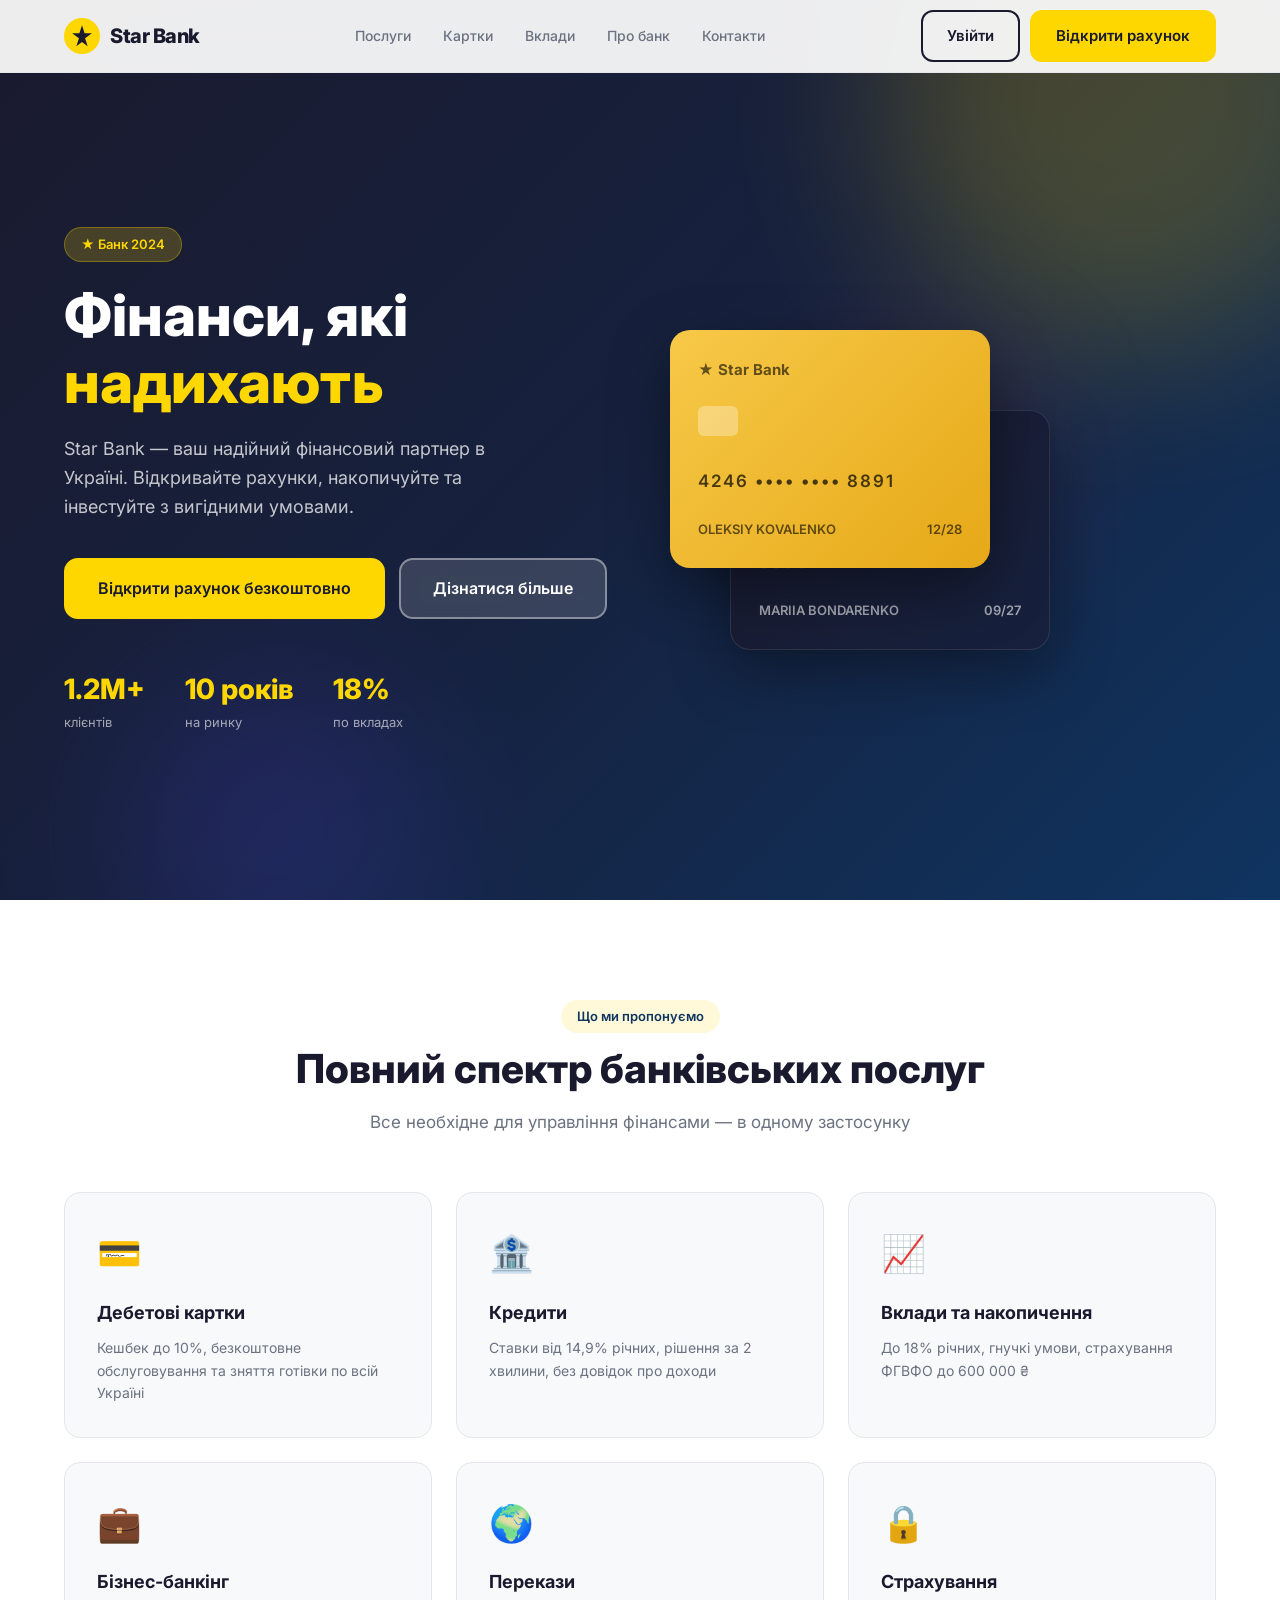
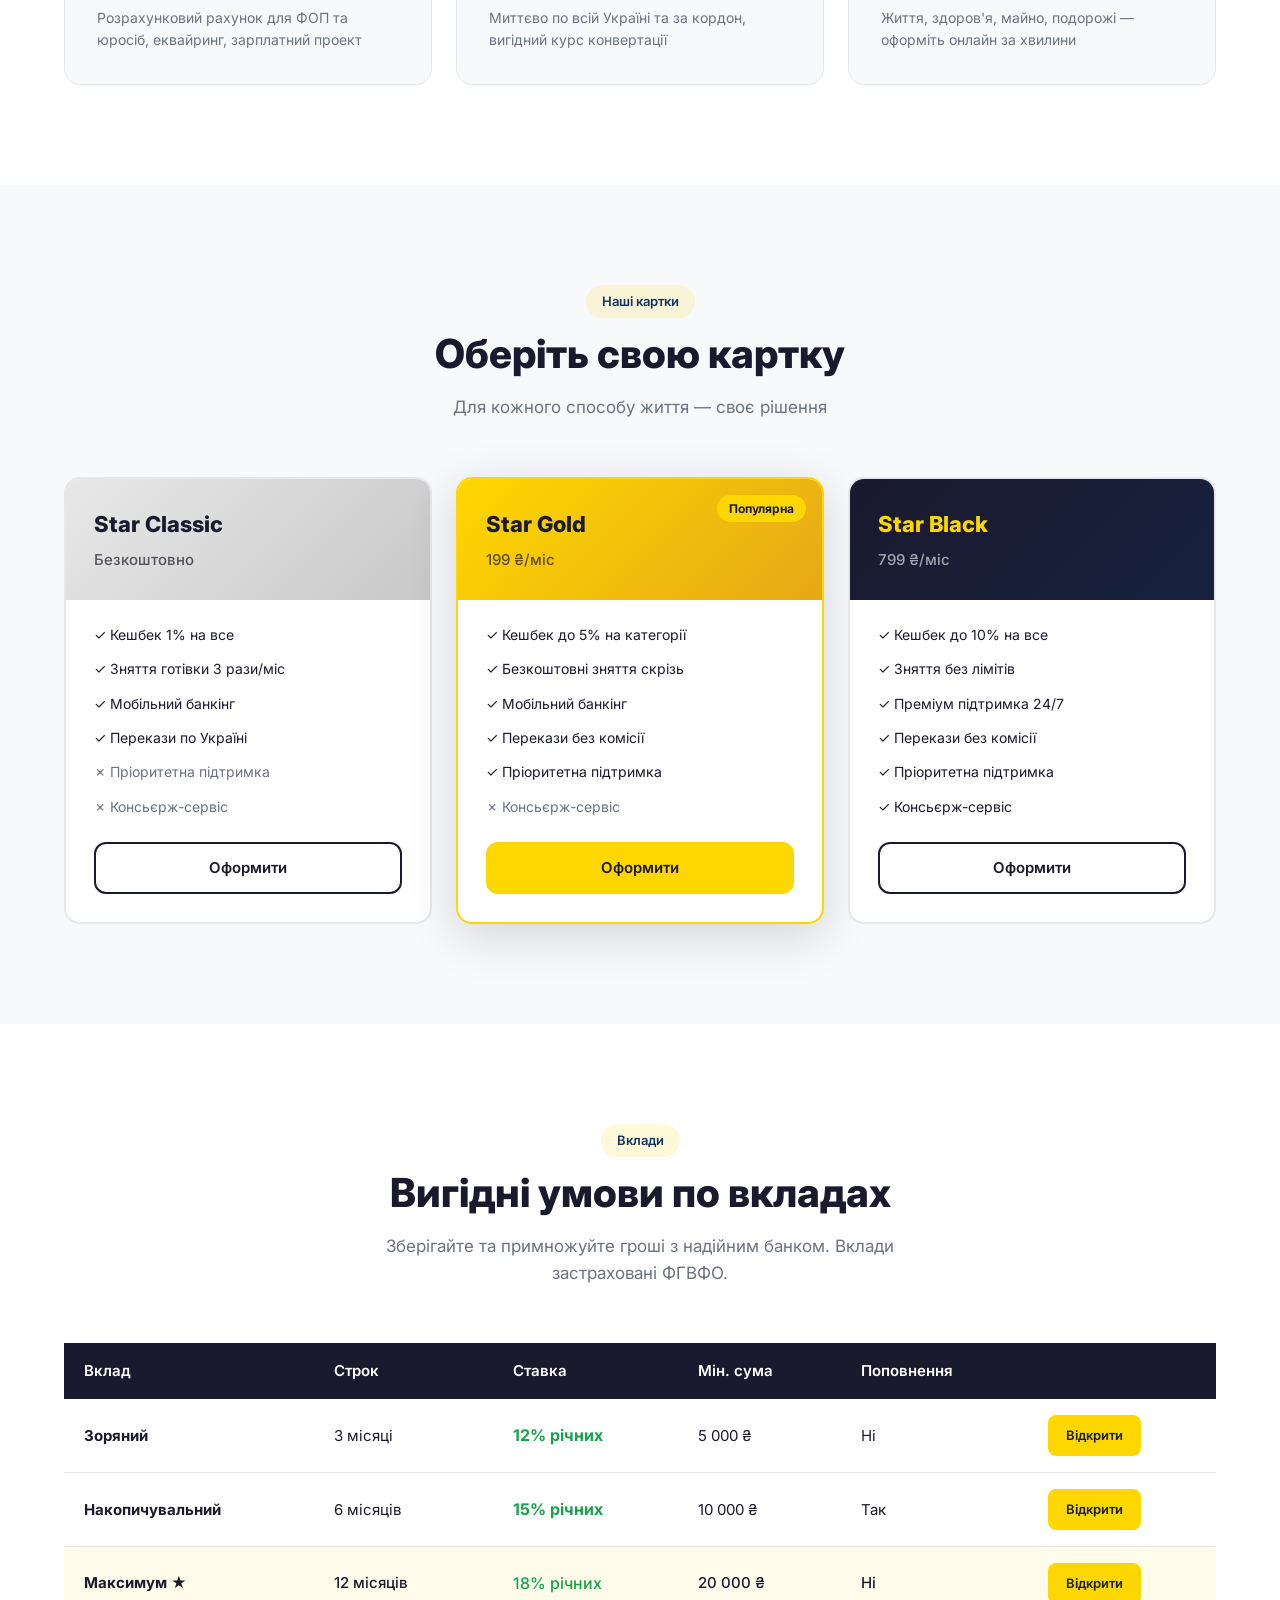
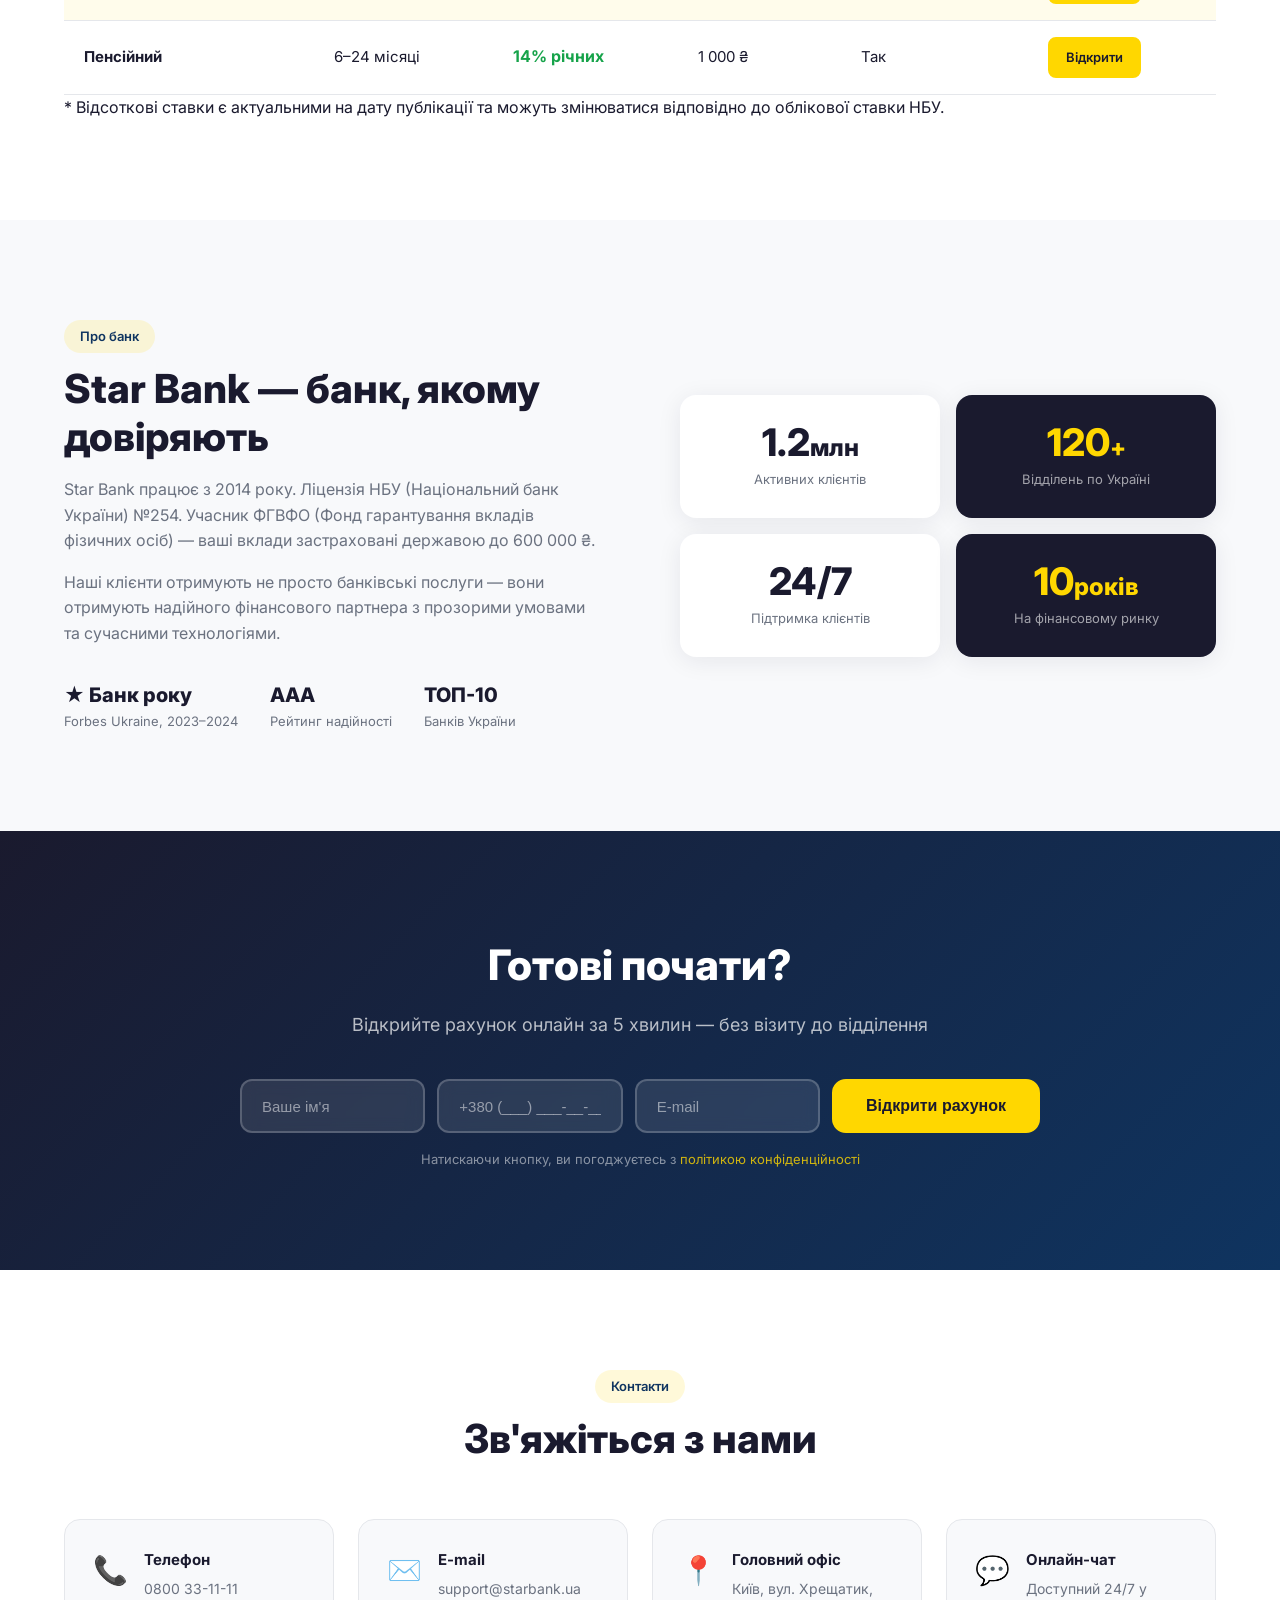
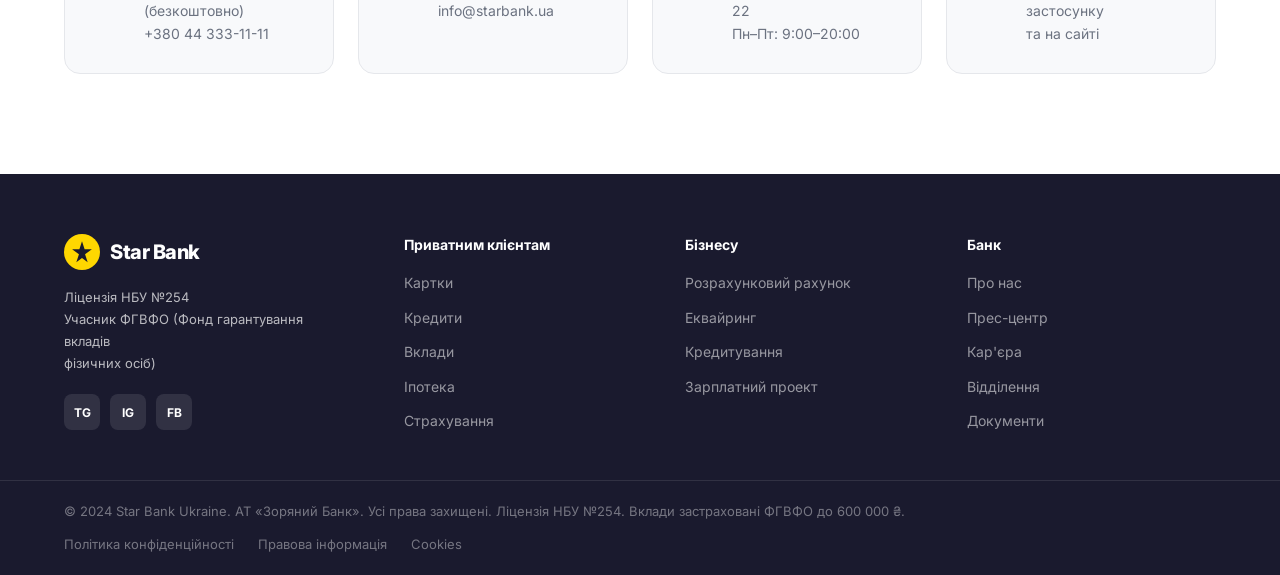
<file: star-bank/index.html>
<!DOCTYPE html>
<html lang="uk">
<head>
  <meta charset="UTF-8" />
  <meta name="viewport" content="width=device-width, initial-scale=1.0" />
  <title>Star Bank Ukraine — Ваш надійний фінансовий партнер</title>
  <meta name="description" content="Star Bank Ukraine — відкривайте рахунки, накопичуйте та інвестуйте з вигідними умовами. Ліцензія НБУ. Учасник ФГВФО." />
  <link rel="stylesheet" href="style.css" />
  <link rel="preconnect" href="https://fonts.googleapis.com" />
  <link href="https://fonts.googleapis.com/css2?family=Inter:wght@300;400;500;600;700;800&display=swap" rel="stylesheet" />
</head>
<body>

  <!-- HEADER -->
  <header class="header" id="header">
    <div class="container header__inner">
      <a href="index.html" class="logo">
        <svg class="logo__icon" viewBox="0 0 40 40" fill="none" xmlns="http://www.w3.org/2000/svg">
          <circle cx="20" cy="20" r="20" fill="#FFD700"/>
          <path d="M20 8l2.9 8.9H31l-7.6 5.5 2.9 8.9L20 26.8l-6.3 4.5 2.9-8.9L9 16.9h8.1L20 8z" fill="#1A1A2E"/>
        </svg>
        <span class="logo__text">Star Bank</span>
      </a>
      <nav class="nav" id="nav">
        <a href="#services" class="nav__link">Послуги</a>
        <a href="#cards" class="nav__link">Картки</a>
        <a href="#rates" class="nav__link">Вклади</a>
        <a href="#about" class="nav__link">Про банк</a>
        <a href="#contacts" class="nav__link">Контакти</a>
      </nav>
      <div class="header__actions">
        <a href="login.html" class="btn btn--outline">Увійти</a>
        <a href="register.html" class="btn btn--primary">Відкрити рахунок</a>
      </div>
      <button class="burger" id="burger" aria-label="Меню">
        <span></span><span></span><span></span>
      </button>
    </div>
  </header>

  <!-- HERO -->
  <section class="hero">
    <div class="container hero__inner">
      <div class="hero__content">
        <span class="hero__badge">★ Банк 2024</span>
        <h1 class="hero__title">Фінанси, які <span class="highlight">надихають</span></h1>
        <p class="hero__desc">Star Bank — ваш надійний фінансовий партнер в Україні. Відкривайте рахунки, накопичуйте та інвестуйте з вигідними умовами.</p>
        <div class="hero__btns">
          <a href="register.html" class="btn btn--primary btn--lg">Відкрити рахунок безкоштовно</a>
          <a href="#services" class="btn btn--ghost btn--lg">Дізнатися більше</a>
        </div>
        <div class="hero__stats">
          <div class="stat"><span class="stat__num">1.2M+</span><span class="stat__label">клієнтів</span></div>
          <div class="stat"><span class="stat__num">10 років</span><span class="stat__label">на ринку</span></div>
          <div class="stat"><span class="stat__num">18%</span><span class="stat__label">по вкладах</span></div>
        </div>
      </div>
      <div class="hero__visual">
        <div class="card-mock card-mock--gold">
          <div class="card-mock__logo">★ Star Bank</div>
          <div class="card-mock__chip"></div>
          <div class="card-mock__number">4246 •••• •••• 8891</div>
          <div class="card-mock__footer">
            <span>OLEKSIY KOVALENKO</span>
            <span>12/28</span>
          </div>
        </div>
        <div class="card-mock card-mock--dark">
          <div class="card-mock__logo">★ Star Bank</div>
          <div class="card-mock__chip"></div>
          <div class="card-mock__number">5500 •••• •••• 2277</div>
          <div class="card-mock__footer">
            <span>MARIIA BONDARENKO</span>
            <span>09/27</span>
          </div>
        </div>
      </div>
    </div>
    <div class="hero__bg-orbs">
      <div class="orb orb--1"></div>
      <div class="orb orb--2"></div>
      <div class="orb orb--3"></div>
    </div>
  </section>

  <!-- SERVICES -->
  <section class="services" id="services">
    <div class="container">
      <div class="section-head">
        <span class="section-badge">Що ми пропонуємо</span>
        <h2 class="section-title">Повний спектр банківських послуг</h2>
        <p class="section-desc">Все необхідне для управління фінансами — в одному застосунку</p>
      </div>
      <div class="services__grid">
        <div class="service-card">
          <div class="service-card__icon">💳</div>
          <h3>Дебетові картки</h3>
          <p>Кешбек до 10%, безкоштовне обслуговування та зняття готівки по всій Україні</p>
        </div>
        <div class="service-card">
          <div class="service-card__icon">🏦</div>
          <h3>Кредити</h3>
          <p>Ставки від 14,9% річних, рішення за 2 хвилини, без довідок про доходи</p>
        </div>
        <div class="service-card">
          <div class="service-card__icon">📈</div>
          <h3>Вклади та накопичення</h3>
          <p>До 18% річних, гнучкі умови, страхування ФГВФО до 600 000 ₴</p>
        </div>
        <div class="service-card">
          <div class="service-card__icon">💼</div>
          <h3>Бізнес-банкінг</h3>
          <p>Розрахунковий рахунок для ФОП та юросіб, еквайринг, зарплатний проект</p>
        </div>
        <div class="service-card">
          <div class="service-card__icon">🌍</div>
          <h3>Перекази</h3>
          <p>Миттєво по всій Україні та за кордон, вигідний курс конвертації</p>
        </div>
        <div class="service-card">
          <div class="service-card__icon">🔒</div>
          <h3>Страхування</h3>
          <p>Життя, здоров'я, майно, подорожі — оформіть онлайн за хвилини</p>
        </div>
      </div>
    </div>
  </section>

  <!-- CARDS SECTION -->
  <section class="cards-section" id="cards">
    <div class="container">
      <div class="section-head">
        <span class="section-badge">Наші картки</span>
        <h2 class="section-title">Оберіть свою картку</h2>
        <p class="section-desc">Для кожного способу життя — своє рішення</p>
      </div>
      <div class="cards-section__grid">

        <div class="product-card">
          <div class="product-card__top product-card__top--silver">
            <div class="product-card__name">Star Classic</div>
            <div class="product-card__price">Безкоштовно</div>
          </div>
          <ul class="product-card__features">
            <li>✓ Кешбек 1% на все</li>
            <li>✓ Зняття готівки 3 рази/міс</li>
            <li>✓ Мобільний банкінг</li>
            <li>✓ Перекази по Україні</li>
            <li class="muted">✗ Пріоритетна підтримка</li>
            <li class="muted">✗ Консьєрж-сервіс</li>
          </ul>
          <a href="register.html" class="btn btn--outline btn--full">Оформити</a>
        </div>

        <div class="product-card product-card--featured">
          <div class="product-card__badge">Популярна</div>
          <div class="product-card__top product-card__top--gold">
            <div class="product-card__name">Star Gold</div>
            <div class="product-card__price">199 ₴/міс</div>
          </div>
          <ul class="product-card__features">
            <li>✓ Кешбек до 5% на категорії</li>
            <li>✓ Безкоштовні зняття скрізь</li>
            <li>✓ Мобільний банкінг</li>
            <li>✓ Перекази без комісії</li>
            <li>✓ Пріоритетна підтримка</li>
            <li class="muted">✗ Консьєрж-сервіс</li>
          </ul>
          <a href="register.html" class="btn btn--primary btn--full">Оформити</a>
        </div>

        <div class="product-card">
          <div class="product-card__top product-card__top--black">
            <div class="product-card__name">Star Black</div>
            <div class="product-card__price">799 ₴/міс</div>
          </div>
          <ul class="product-card__features">
            <li>✓ Кешбек до 10% на все</li>
            <li>✓ Зняття без лімітів</li>
            <li>✓ Преміум підтримка 24/7</li>
            <li>✓ Перекази без комісії</li>
            <li>✓ Пріоритетна підтримка</li>
            <li>✓ Консьєрж-сервіс</li>
          </ul>
          <a href="register.html" class="btn btn--outline btn--full">Оформити</a>
        </div>

      </div>
    </div>
  </section>

  <!-- RATES -->
  <section class="rates" id="rates">
    <div class="container">
      <div class="section-head">
        <span class="section-badge">Вклади</span>
        <h2 class="section-title">Вигідні умови по вкладах</h2>
        <p class="section-desc">Зберігайте та примножуйте гроші з надійним банком. Вклади застраховані ФГВФО.</p>
      </div>
      <div class="rates__table-wrap">
        <table class="rates__table">
          <thead>
            <tr>
              <th>Вклад</th>
              <th>Строк</th>
              <th>Ставка</th>
              <th>Мін. сума</th>
              <th>Поповнення</th>
              <th></th>
            </tr>
          </thead>
          <tbody>
            <tr>
              <td><strong>Зоряний</strong></td>
              <td>3 місяці</td>
              <td class="rate-highlight">12% річних</td>
              <td>5 000 ₴</td>
              <td>Ні</td>
              <td><a href="register.html" class="btn btn--sm btn--primary">Відкрити</a></td>
            </tr>
            <tr>
              <td><strong>Накопичувальний</strong></td>
              <td>6 місяців</td>
              <td class="rate-highlight">15% річних</td>
              <td>10 000 ₴</td>
              <td>Так</td>
              <td><a href="register.html" class="btn btn--sm btn--primary">Відкрити</a></td>
            </tr>
            <tr class="rates__row--featured">
              <td><strong>Максимум ★</strong></td>
              <td>12 місяців</td>
              <td class="rate-highlight">18% річних</td>
              <td>20 000 ₴</td>
              <td>Ні</td>
              <td><a href="register.html" class="btn btn--sm btn--primary">Відкрити</a></td>
            </tr>
            <tr>
              <td><strong>Пенсійний</strong></td>
              <td>6–24 місяці</td>
              <td class="rate-highlight">14% річних</td>
              <td>1 000 ₴</td>
              <td>Так</td>
              <td><a href="register.html" class="btn btn--sm btn--primary">Відкрити</a></td>
            </tr>
          </tbody>
        </table>
      </div>
      <p class="rates__note">* Відсоткові ставки є актуальними на дату публікації та можуть змінюватися відповідно до облікової ставки НБУ.</p>
    </div>
  </section>

  <!-- ABOUT -->
  <section class="about" id="about">
    <div class="container about__inner">
      <div class="about__content">
        <span class="section-badge">Про банк</span>
        <h2 class="section-title">Star Bank — банк, якому довіряють</h2>
        <p>Star Bank працює з 2014 року. Ліцензія НБУ (Національний банк України) №254. Учасник ФГВФО (Фонд гарантування вкладів фізичних осіб) — ваші вклади застраховані державою до 600 000 ₴.</p>
        <p>Наші клієнти отримують не просто банківські послуги — вони отримують надійного фінансового партнера з прозорими умовами та сучасними технологіями.</p>
        <div class="about__achievements">
          <div class="achievement">
            <span class="achievement__num">★ Банк року</span>
            <span class="achievement__desc">Forbes Ukraine, 2023–2024</span>
          </div>
          <div class="achievement">
            <span class="achievement__num">AAА</span>
            <span class="achievement__desc">Рейтинг надійності</span>
          </div>
          <div class="achievement">
            <span class="achievement__num">ТОП-10</span>
            <span class="achievement__desc">Банків України</span>
          </div>
        </div>
      </div>
      <div class="about__img-wrap">
        <div class="about__img-card">
          <div class="about__number">1.2<span>млн</span></div>
          <div class="about__number-label">Активних клієнтів</div>
        </div>
        <div class="about__img-card about__img-card--accent">
          <div class="about__number">120<span>+</span></div>
          <div class="about__number-label">Відділень по Україні</div>
        </div>
        <div class="about__img-card">
          <div class="about__number">24/7</div>
          <div class="about__number-label">Підтримка клієнтів</div>
        </div>
        <div class="about__img-card about__img-card--accent">
          <div class="about__number">10<span>років</span></div>
          <div class="about__number-label">На фінансовому ринку</div>
        </div>
      </div>
    </div>
  </section>

  <!-- CTA FORM -->
  <section class="cta" id="open">
    <div class="container cta__inner">
      <div class="cta__content">
        <h2>Готові почати?</h2>
        <p>Відкрийте рахунок онлайн за 5 хвилин — без візиту до відділення</p>
      </div>
      <form class="cta__form" onsubmit="handleForm(event)">
        <input type="text" placeholder="Ваше ім'я" required />
        <input type="tel" id="cta-phone" placeholder="+380 (___) ___-__-__" required />
        <input type="email" placeholder="E-mail" required />
        <button type="submit" class="btn btn--primary btn--lg">Відкрити рахунок</button>
      </form>
      <p class="cta__note">Натискаючи кнопку, ви погоджуєтесь з <a href="#">політикою конфіденційності</a></p>
    </div>
  </section>

  <!-- CONTACTS -->
  <section class="contacts" id="contacts">
    <div class="container contacts__inner">
      <div class="section-head">
        <span class="section-badge">Контакти</span>
        <h2 class="section-title">Зв'яжіться з нами</h2>
      </div>
      <div class="contacts__grid">
        <div class="contact-item">
          <div class="contact-item__icon">📞</div>
          <div>
            <strong>Телефон</strong>
            <p>0800 33-11-11 (безкоштовно)</p>
            <p>+380 44 333-11-11</p>
          </div>
        </div>
        <div class="contact-item">
          <div class="contact-item__icon">✉️</div>
          <div>
            <strong>E-mail</strong>
            <p>support@starbank.ua</p>
            <p>info@starbank.ua</p>
          </div>
        </div>
        <div class="contact-item">
          <div class="contact-item__icon">📍</div>
          <div>
            <strong>Головний офіс</strong>
            <p>Київ, вул. Хрещатик, 22</p>
            <p>Пн–Пт: 9:00–20:00</p>
          </div>
        </div>
        <div class="contact-item">
          <div class="contact-item__icon">💬</div>
          <div>
            <strong>Онлайн-чат</strong>
            <p>Доступний 24/7 у застосунку</p>
            <p>та на сайті</p>
          </div>
        </div>
      </div>
    </div>
  </section>

  <!-- FOOTER -->
  <footer class="footer">
    <div class="container footer__inner">
      <div class="footer__brand">
        <a href="index.html" class="logo">
          <svg class="logo__icon" viewBox="0 0 40 40" fill="none" xmlns="http://www.w3.org/2000/svg">
            <circle cx="20" cy="20" r="20" fill="#FFD700"/>
            <path d="M20 8l2.9 8.9H31l-7.6 5.5 2.9 8.9L20 26.8l-6.3 4.5 2.9-8.9L9 16.9h8.1L20 8z" fill="#1A1A2E"/>
          </svg>
          <span class="logo__text">Star Bank</span>
        </a>
        <p>Ліцензія НБУ №254<br/>Учасник ФГВФО (Фонд гарантування вкладів<br/>фізичних осіб)</p>
        <div class="footer__socials">
          <a href="#" aria-label="Telegram">TG</a>
          <a href="#" aria-label="Instagram">IG</a>
          <a href="#" aria-label="Facebook">FB</a>
        </div>
      </div>
      <div class="footer__links">
        <div class="footer__col">
          <strong>Приватним клієнтам</strong>
          <a href="#cards">Картки</a>
          <a href="#">Кредити</a>
          <a href="#rates">Вклади</a>
          <a href="#">Іпотека</a>
          <a href="#">Страхування</a>
        </div>
        <div class="footer__col">
          <strong>Бізнесу</strong>
          <a href="#">Розрахунковий рахунок</a>
          <a href="#">Еквайринг</a>
          <a href="#">Кредитування</a>
          <a href="#">Зарплатний проект</a>
        </div>
        <div class="footer__col">
          <strong>Банк</strong>
          <a href="#about">Про нас</a>
          <a href="#">Прес-центр</a>
          <a href="#">Кар'єра</a>
          <a href="#">Відділення</a>
          <a href="#">Документи</a>
        </div>
      </div>
    </div>
    <div class="footer__bottom">
      <div class="container">
        <span>© 2024 Star Bank Ukraine. АТ «Зоряний Банк». Усі права захищені. Ліцензія НБУ №254. Вклади застраховані ФГВФО до 600 000 ₴.</span>
        <div class="footer__bottom-links">
          <a href="#">Політика конфіденційності</a>
          <a href="#">Правова інформація</a>
          <a href="#">Cookies</a>
        </div>
      </div>
    </div>
  </footer>

  <!-- SUCCESS MODAL -->
  <div class="modal" id="modal">
    <div class="modal__box">
      <div class="modal__icon">⭐</div>
      <h3>Заявку прийнято!</h3>
      <p>Наш спеціаліст зв'яжеться з вами протягом 15 хвилин</p>
      <button class="btn btn--primary" onclick="closeModal()">Чудово!</button>
    </div>
  </div>

  <script src="script.js"></script>
</body>
</html>
</file>
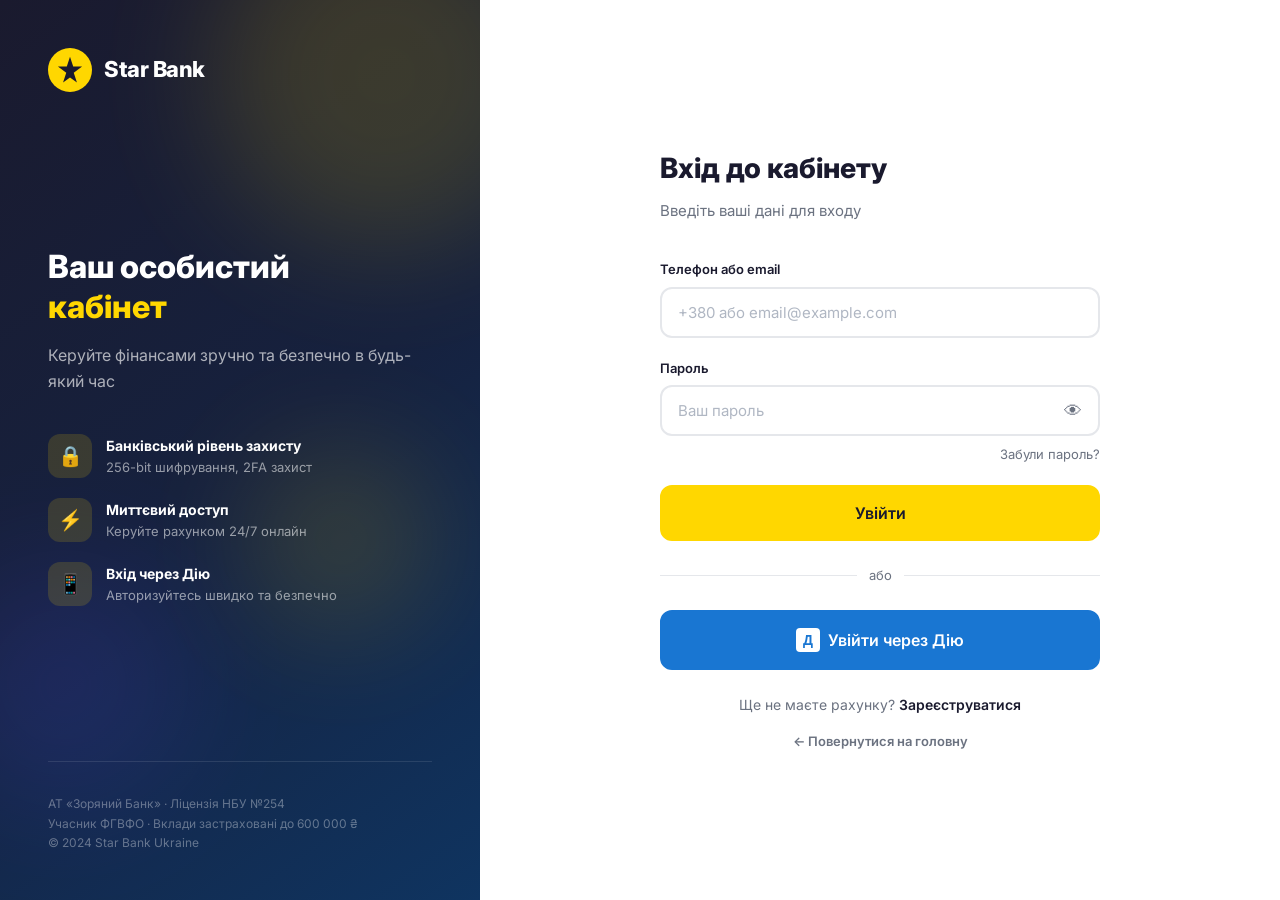
<file: star-bank/cabinet.html>
<!DOCTYPE html>
<html lang="uk">
<head>
  <meta charset="UTF-8" />
  <meta name="viewport" content="width=device-width, initial-scale=1.0" />
  <title>Особистий кабінет — Star Bank Ukraine</title>
  <link rel="stylesheet" href="cabinet.css" />
  <link rel="preconnect" href="https://fonts.googleapis.com" />
  <link href="https://fonts.googleapis.com/css2?family=Inter:wght@300;400;500;600;700;800&display=swap" rel="stylesheet" />
</head>
<body>

<!-- SIDEBAR OVERLAY (mobile) -->
<div class="sidebar-overlay" id="sidebar-overlay"></div>

<div class="cabinet-layout">

  <!-- ===== SIDEBAR ===== -->
  <aside class="sidebar" id="sidebar">

    <div class="sidebar__header">
      <a href="index.html" class="sidebar__logo">
        <svg class="sidebar__logo-icon" viewBox="0 0 36 36" fill="none" xmlns="http://www.w3.org/2000/svg">
          <circle cx="18" cy="18" r="18" fill="#FFD700"/>
          <path d="M18 7l2.6 8H28l-6.8 5 2.6 8-6.8-5-6.8 5 2.6-8L5 15h7.4L18 7z" fill="#1A1A2E"/>
        </svg>
        <span class="sidebar__logo-text">Star Bank</span>
      </a>

      <div class="sidebar__user">
        <div class="sidebar__avatar" data-user-initials>КО</div>
        <div class="sidebar__user-info">
          <div class="sidebar__user-name" data-user-fullname>Коваленко Олексій</div>
          <div class="sidebar__user-phone" data-user-phone>+380 50 123-45-67</div>
        </div>
      </div>
    </div>

    <nav class="sidebar__nav">
      <button class="nav-item" data-section="home">
        <span class="nav-item__icon">🏠</span>
        <span class="nav-item__text">Головна</span>
      </button>
      <button class="nav-item" data-section="cards">
        <span class="nav-item__icon">💳</span>
        <span class="nav-item__text">Мої картки</span>
      </button>
      <button class="nav-item" data-section="payments">
        <span class="nav-item__icon">💸</span>
        <span class="nav-item__text">Платежі</span>
      </button>
      <button class="nav-item" data-section="transfers">
        <span class="nav-item__icon">🔄</span>
        <span class="nav-item__text">Перекази</span>
      </button>
      <button class="nav-item" data-section="deposits">
        <span class="nav-item__icon">📊</span>
        <span class="nav-item__text">Вклади</span>
      </button>
      <button class="nav-item" data-section="settings">
        <span class="nav-item__icon">⚙️</span>
        <span class="nav-item__text">Налаштування</span>
      </button>
    </nav>

    <div class="sidebar__footer">
      <button class="sidebar__logout" id="logout-btn">
        <span class="nav-item__icon">🚪</span>
        <span class="nav-item__text">Вийти</span>
      </button>
    </div>

  </aside>

  <!-- ===== MAIN CONTENT ===== -->
  <main class="cabinet-main">

    <!-- TOP BAR -->
    <div class="topbar">
      <button class="topbar__hamburger" id="hamburger" aria-label="Відкрити меню">
        <svg width="20" height="20" viewBox="0 0 20 20" fill="currentColor">
          <rect y="3" width="20" height="2" rx="1"/>
          <rect y="9" width="20" height="2" rx="1"/>
          <rect y="15" width="20" height="2" rx="1"/>
        </svg>
      </button>

      <span class="topbar__title" id="topbar-title">Головна</span>

      <div class="topbar__actions">
        <div style="position:relative;">
          <button class="topbar__bell" id="notif-bell" aria-label="Сповіщення">
            🔔
            <span class="topbar__bell-badge">2</span>
          </button>
          <div id="notif-panel" style="display:none;position:absolute;right:0;top:calc(100% + 8px);width:320px;background:#fff;border:1px solid #E5E7EB;border-radius:16px;box-shadow:0 12px 48px rgba(26,26,46,.16);z-index:200;overflow:hidden;">
            <div style="padding:16px 20px;border-bottom:1px solid #E5E7EB;font-size:15px;font-weight:700;color:#1A1A2E;">Сповіщення</div>
            <div style="padding:12px 20px;border-bottom:1px solid #F0F1F5;">
              <div style="display:flex;gap:10px;align-items:flex-start;">
                <span style="font-size:20px;">💰</span>
                <div>
                  <div style="font-size:13px;font-weight:600;color:#1A1A2E;">Нарахування зарплати</div>
                  <div style="font-size:12px;color:#6B7280;margin-top:2px;">+25 000,00 ₴ зараховано на рахунок</div>
                  <div style="font-size:11px;color:#9CA3AF;margin-top:4px;">Сьогодні 09:12</div>
                </div>
              </div>
            </div>
            <div style="padding:12px 20px;">
              <div style="display:flex;gap:10px;align-items:flex-start;">
                <span style="font-size:20px;">🎁</span>
                <div>
                  <div style="font-size:13px;font-weight:600;color:#1A1A2E;">Спеціальна пропозиція</div>
                  <div style="font-size:12px;color:#6B7280;margin-top:2px;">Відкрийте вклад «Максимум ★» під 18% річних</div>
                  <div style="font-size:11px;color:#9CA3AF;margin-top:4px;">Вчора</div>
                </div>
              </div>
            </div>
          </div>
        </div>

        <div class="topbar__user-chip">
          <div class="topbar__chip-avatar" data-user-initials>КО</div>
          <span class="topbar__chip-name" data-user-fullname>Коваленко О.</span>
          <span class="topbar__chip-arrow">▾</span>
        </div>
      </div>
    </div>

    <!-- CONTENT AREA -->
    <div class="cabinet-content">

      <!-- ===== SECTION: ГОЛОВНА ===== -->
      <div class="cabinet-section" id="section-home">

        <div class="verify-banner" id="verify-banner">
          <div class="verify-banner__text">
            ⚠️ Верифікуйте свій акаунт для повного доступу до послуг банку
          </div>
          <a href="verify.html" class="btn">Верифікуватися</a>
        </div>

        <div class="page-heading">
          <div class="page-heading__greeting" id="greeting-text">Доброго дня! 👋</div>
          <div class="page-heading__date" id="greeting-date">Вівторок, 26 травня 2026</div>
        </div>

        <div class="balance-row">
          <div class="balance-card balance-card--main">
            <div class="balance-card__type">Поточний рахунок</div>
            <div class="balance-card__amount">₴ 12 450,00</div>
            <div class="iban-display" id="copy-iban-btn" data-copy="UA213223130000260010000000001"
                 style="cursor:pointer;background:rgba(255,255,255,.1);border-color:rgba(255,255,255,.15);color:rgba(255,255,255,.7);">
              UA21 3223 1300 0002 6001 0000 0001
              <span class="iban-copy-icon">📋</span>
            </div>
          </div>
          <div class="balance-card balance-card--savings">
            <div class="balance-card__type">Накопичувальний рахунок</div>
            <div class="balance-card__amount">₴ 5 200,00</div>
            <div class="balance-card__rate">3,5% річних</div>
            <div class="balance-card__label">Зростає щодня</div>
          </div>
        </div>

        <div class="metric-tiles">
          <div class="metric-tile">
            <span class="metric-tile__icon">💰</span>
            <div class="metric-tile__label">Загальний баланс</div>
            <div class="metric-tile__value">₴ 17 650</div>
            <div class="metric-tile__sub">Усі рахунки</div>
          </div>
          <div class="metric-tile">
            <span class="metric-tile__icon">🎁</span>
            <div class="metric-tile__label">Кешбек</div>
            <div class="metric-tile__value">₴ 342,50</div>
            <div class="metric-tile__sub">За цей місяць</div>
          </div>
          <div class="metric-tile">
            <span class="metric-tile__icon">📉</span>
            <div class="metric-tile__label">Витрати</div>
            <div class="metric-tile__value">₴ 2 427</div>
            <div class="metric-tile__sub">За 7 днів</div>
          </div>
          <div class="metric-tile">
            <span class="metric-tile__icon">📈</span>
            <div class="metric-tile__label">Надходження</div>
            <div class="metric-tile__value">₴ 26 500</div>
            <div class="metric-tile__sub">За 7 днів</div>
          </div>
        </div>

        <p class="section-title">Швидкі дії</p>
        <div class="quick-actions">
          <div class="quick-action" id="qa-deposit">
            <div class="quick-action__icon">➕</div>
            <span class="quick-action__label">Поповнити</span>
          </div>
          <div class="quick-action" id="qa-transfer">
            <div class="quick-action__icon">↗️</div>
            <span class="quick-action__label">Переказати</span>
          </div>
          <div class="quick-action" id="qa-pay">
            <div class="quick-action__icon">📱</div>
            <span class="quick-action__label">Оплатити</span>
          </div>
          <div class="quick-action" id="qa-convert">
            <div class="quick-action__icon">💱</div>
            <span class="quick-action__label">Конвертувати</span>
          </div>
          <div class="quick-action" id="qa-statement">
            <div class="quick-action__icon">📄</div>
            <span class="quick-action__label">Виписка</span>
          </div>
          <div class="quick-action" id="qa-more">
            <div class="quick-action__icon">•••</div>
            <span class="quick-action__label">Ще</span>
          </div>
        </div>

        <div class="transactions-card">
          <div class="transactions-header">
            <span class="section-title">Останні операції</span>
            <a href="#" class="transactions-all">Всі операції →</a>
          </div>
          <div id="transactions-list"></div>
        </div>

      </div>

      <!-- ===== SECTION: МОЇ КАРТКИ ===== -->
      <div class="cabinet-section" id="section-cards">
        <div class="page-heading">
          <div class="page-heading__greeting">Мої картки</div>
        </div>

        <div class="card-section-wrap">
          <div>
            <div class="virtual-card-display">
              <div class="virtual-card__logo">
                <span class="virtual-card__logo-icon">★</span>
                Star Bank
              </div>
              <div class="virtual-card__chip"></div>
              <div class="virtual-card__number">**** **** **** <span data-card-last4>8891</span></div>
              <div class="virtual-card__footer">
                <div>
                  <div class="virtual-card__expiry-label">Дійсна до</div>
                  <div class="virtual-card__expiry">12/28</div>
                </div>
                <div class="virtual-card__holder" data-card-holder>КОВАЛЕНКО ОЛЕКСІЙ</div>
                <div class="virtual-card__network">VISA</div>
              </div>
            </div>
            <div style="margin-top:16px;">
              <div class="iban-display" data-copy="UA213223130000260010000000001" style="cursor:pointer;">
                UA21 3223 1300 0002 6001 0000 0001
                <span class="iban-copy-icon">📋</span>
              </div>
            </div>
          </div>

          <div class="card-details-panel">
            <div class="card-details-title">Star Gold</div>
            <div class="card-details-status">Активна</div>
            <div class="card-details-rows">
              <div class="card-detail-row">
                <span class="card-detail-row__label">Тип картки</span>
                <span class="card-detail-row__value">VISA Gold</span>
              </div>
              <div class="card-detail-row">
                <span class="card-detail-row__label">Кешбек</span>
                <span class="card-detail-row__value" style="color:var(--success);">До 5%</span>
              </div>
              <div class="card-detail-row">
                <span class="card-detail-row__label">Обслуговування</span>
                <span class="card-detail-row__value">199 ₴/міс</span>
              </div>
              <div class="card-detail-row">
                <span class="card-detail-row__label">Денний ліміт зняття</span>
                <span class="card-detail-row__value">25 000 ₴</span>
              </div>
              <div class="card-detail-row">
                <span class="card-detail-row__label">Картковий номер</span>
                <span class="card-detail-row__value">**** **** **** <span data-card-last4>8891</span></span>
              </div>
            </div>
            <div class="card-actions-row">
              <button class="card-action-btn" id="card-block-btn">
                <span>🔒</span><span>Заблокувати</span>
              </button>
              <button class="card-action-btn" id="card-reissue-btn">
                <span>🔄</span><span>Перевипустити</span>
              </button>
              <button class="card-action-btn" id="card-settings-btn">
                <span>⚙️</span><span>Налаштування</span>
              </button>
              <button class="card-action-btn" id="card-requisites-btn">
                <span>📋</span><span>Реквізити</span>
              </button>
            </div>
            <button class="btn btn--primary btn--full" id="order-new-card-btn">
              + Замовити нову картку
            </button>
          </div>
        </div>
      </div>

      <!-- ===== SECTION: ПЛАТЕЖІ ===== -->
      <div class="cabinet-section" id="section-payments">
        <div class="page-heading">
          <div class="page-heading__greeting">Платежі</div>
          <div class="page-heading__date">Оберіть категорію для здійснення оплати</div>
        </div>

        <div class="payments-categories">
          <div class="payment-category" data-cat="mobile">
            <span class="payment-category__icon">📱</span>
            <span class="payment-category__name">Мобільний зв'язок</span>
          </div>
          <div class="payment-category" data-cat="utilities">
            <span class="payment-category__icon">💡</span>
            <span class="payment-category__name">Комунальні послуги</span>
          </div>
          <div class="payment-category" data-cat="internet">
            <span class="payment-category__icon">🌐</span>
            <span class="payment-category__name">Інтернет</span>
          </div>
          <div class="payment-category" data-cat="entertainment">
            <span class="payment-category__icon">🎬</span>
            <span class="payment-category__name">Розваги</span>
          </div>
          <div class="payment-category" data-cat="gov">
            <span class="payment-category__icon">🏛️</span>
            <span class="payment-category__name">Державні послуги</span>
          </div>
          <div class="payment-category" data-cat="shop">
            <span class="payment-category__icon">🛒</span>
            <span class="payment-category__name">Інтернет-магазини</span>
          </div>
        </div>

        <div class="payment-form-wrap" id="payment-form-wrap">
          <div class="payment-form-title">
            <span>💸</span>
            <span id="payment-form-category">Оплата</span>
          </div>
          <form id="payment-form" novalidate>
            <div class="form-group">
              <label class="form-label">Послуга</label>
              <select class="form-select" id="pay-service">
                <option value="">Оберіть послугу</option>
                <option>Kyivstar</option>
                <option>Vodafone Україна</option>
                <option>lifecell</option>
                <option>Київенерго</option>
                <option>Нафтогаз</option>
                <option>Kyivstar Інтернет</option>
                <option>Укртелеком</option>
                <option>Netflix</option>
                <option>Steam</option>
                <option>ЄДЕБО (державна послуга)</option>
                <option>Rozetka</option>
                <option>Prom.ua</option>
              </select>
            </div>
            <div class="form-group">
              <label class="form-label">Номер рахунку / телефону</label>
              <input type="text" class="form-input" id="pay-account" placeholder="+380 або номер особового рахунку" />
            </div>
            <div class="form-group">
              <label class="form-label">Сума ₴</label>
              <input type="number" class="form-input" id="pay-amount" placeholder="0,00" min="1" step="0.01" />
            </div>
            <button type="submit" class="btn btn--primary btn--full">💸 Оплатити</button>
          </form>
        </div>
      </div>

      <!-- ===== SECTION: ПЕРЕКАЗИ ===== -->
      <div class="cabinet-section" id="section-transfers">
        <div class="page-heading">
          <div class="page-heading__greeting">Перекази</div>
        </div>

        <div class="transfer-tabs">
          <button class="transfer-tab active" data-tab="phone">📱 За номером телефону</button>
          <button class="transfer-tab" data-tab="iban">🏦 За IBAN</button>
        </div>

        <div class="transfer-form-wrap">
          <div class="transfer-panel active" id="transfer-panel-phone">
            <form id="phone-transfer-form" novalidate>
              <div class="form-group">
                <label class="form-label">Номер телефону отримувача</label>
                <input type="tel" class="form-input" id="transfer-phone" placeholder="+380 (0__) ___-__-__" />
                <div class="form-hint">Переказ за номером телефону — система СЄП НБУ</div>
              </div>
              <div class="form-group">
                <label class="form-label">Сума ₴</label>
                <input type="number" class="form-input" id="transfer-phone-amount" placeholder="0,00" min="1" max="50000" step="0.01" />
              </div>
              <div class="form-group">
                <label class="form-label">Коментар (необов'язково)</label>
                <input type="text" class="form-input" id="transfer-phone-comment" placeholder="Призначення платежу" maxlength="100" />
              </div>
              <div class="alert alert--info" style="font-size:13px;">
                💳 Комісія: <strong>0 ₴</strong> на рахунки Star Bank. 1% на інші банки (мін. 5 ₴).
              </div>
              <button type="submit" class="btn btn--primary btn--full btn--lg">↗️ Переказати</button>
            </form>
          </div>

          <div class="transfer-panel" id="transfer-panel-iban">
            <form id="iban-transfer-form" novalidate>
              <div class="form-group">
                <label class="form-label">IBAN отримувача</label>
                <input type="text" class="form-input" id="transfer-iban" placeholder="UA21 3223 1300 0002 6001 0000 0001" maxlength="34" style="font-family:monospace;letter-spacing:1px;" />
                <div class="form-hint">29 символів, починається з UA</div>
              </div>
              <div class="form-group">
                <label class="form-label">ПІБ отримувача</label>
                <input type="text" class="form-input" id="transfer-iban-name" placeholder="Коваленко Олексій Іванович" />
              </div>
              <div class="form-group">
                <label class="form-label">Сума ₴</label>
                <input type="number" class="form-input" id="transfer-iban-amount" placeholder="0,00" min="1" step="0.01" />
              </div>
              <div class="form-group">
                <label class="form-label">Призначення платежу</label>
                <input type="text" class="form-input" id="transfer-iban-purpose" placeholder="Оплата за товар/послугу" maxlength="140" />
              </div>
              <button type="submit" class="btn btn--primary btn--full btn--lg">↗️ Переказати</button>
            </form>
          </div>
        </div>
      </div>

      <!-- ===== SECTION: ВКЛАДИ ===== -->
      <div class="cabinet-section" id="section-deposits">
        <div class="page-heading">
          <div class="page-heading__greeting">Вклади</div>
        </div>

        <p class="section-title">Мої вклади</p>
        <div class="deposit-item">
          <div class="deposit-item__icon">📊</div>
          <div class="deposit-item__info">
            <div class="deposit-item__name">Накопичувальний вклад</div>
            <div class="deposit-item__rate">15% річних</div>
            <div class="deposit-item__meta">Відкрито: 1 листопада 2025 · Закінчується: 1 травня 2026</div>
          </div>
          <div class="deposit-item__amount">
            <div class="deposit-item__value">₴ 5 200,00</div>
            <div class="deposit-item__expiry">+₴ 75,46 нараховано</div>
          </div>
          <div class="deposit-item__actions">
            <button class="btn btn--outline btn--sm" id="deposit-topup-btn">Поповнити</button>
            <button class="btn btn--ghost btn--sm" id="deposit-details-btn">Деталі</button>
          </div>
        </div>

        <div class="section-divider"></div>
        <p class="section-title">Відкрити новий вклад</p>
        <div class="deposit-products">
          <div class="deposit-product-card">
            <div class="deposit-product-icon">⭐</div>
            <div class="deposit-product-name">Зоряний</div>
            <div class="deposit-product-rate">12%</div>
            <div class="deposit-product-term">3 місяці · без поповнення</div>
            <div class="deposit-product-min">Мін. сума: <strong>5 000 ₴</strong></div>
            <button class="btn btn--outline btn--full btn--sm open-deposit-btn" data-product="Зоряний">Відкрити</button>
          </div>
          <div class="deposit-product-card featured">
            <div class="deposit-product-badge">Найвигідніший</div>
            <div class="deposit-product-icon">🌟</div>
            <div class="deposit-product-name">Максимум ★</div>
            <div class="deposit-product-rate">18%</div>
            <div class="deposit-product-term">12 місяців · без поповнення</div>
            <div class="deposit-product-min">Мін. сума: <strong>20 000 ₴</strong></div>
            <button class="btn btn--primary btn--full btn--sm open-deposit-btn" data-product="Максимум ★">Відкрити</button>
          </div>
          <div class="deposit-product-card">
            <div class="deposit-product-icon">👴</div>
            <div class="deposit-product-name">Пенсійний</div>
            <div class="deposit-product-rate">14%</div>
            <div class="deposit-product-term">6–24 місяці · з поповненням</div>
            <div class="deposit-product-min">Мін. сума: <strong>1 000 ₴</strong></div>
            <button class="btn btn--outline btn--full btn--sm open-deposit-btn" data-product="Пенсійний">Відкрити</button>
          </div>
        </div>
      </div>

      <!-- ===== SECTION: НАЛАШТУВАННЯ ===== -->
      <div class="cabinet-section" id="section-settings">
        <div class="page-heading">
          <div class="page-heading__greeting">Налаштування</div>
        </div>

        <div class="settings-section">
          <div class="settings-section__header">👤 Профіль</div>
          <div class="settings-section__body">
            <div class="profile-photo-wrap">
              <div class="profile-photo">
                <div class="profile-photo__circle" id="settings-initials">КО</div>
                <div class="profile-photo__edit">✏️</div>
              </div>
              <div class="profile-photo__hint">
                <div style="font-weight:600;margin-bottom:4px;">Фото профілю</div>
                <div style="font-size:13px;color:var(--text-muted);">Натисніть, щоб змінити</div>
              </div>
            </div>
            <form id="settings-profile-form" novalidate>
              <div class="settings-row">
                <div class="settings-form-group">
                  <label class="settings-label">Прізвище</label>
                  <input type="text" class="settings-input" id="sett-lastname" placeholder="Коваленко" />
                </div>
                <div class="settings-form-group">
                  <label class="settings-label">Ім'я</label>
                  <input type="text" class="settings-input" id="sett-firstname" placeholder="Олексій" />
                </div>
              </div>
              <div class="settings-form-group">
                <label class="settings-label">По батькові</label>
                <input type="text" class="settings-input" id="sett-patronymic" placeholder="Іванович" />
              </div>
              <div class="settings-form-group">
                <label class="settings-label">Дата народження</label>
                <input type="date" class="settings-input" id="sett-dob" />
              </div>
              <div class="settings-form-group">
                <label class="settings-label">Email</label>
                <input type="email" class="settings-input" id="sett-email" readonly />
                <div class="settings-input-hint">Email не може бути змінений. Зверніться до підтримки.</div>
              </div>
              <div class="settings-form-group">
                <label class="settings-label">Номер телефону</label>
                <input type="tel" class="settings-input" id="sett-phone" readonly />
                <div class="settings-input-hint">Для зміни телефону зверніться до відділення.</div>
              </div>
              <button type="submit" class="btn btn--primary" style="margin-top:8px;">💾 Зберегти зміни</button>
            </form>
          </div>
        </div>

        <div class="settings-section">
          <div class="settings-section__header">🔒 Зміна пароля</div>
          <div class="settings-section__body">
            <form id="settings-password-form" novalidate>
              <div class="settings-form-group">
                <label class="settings-label">Поточний пароль</label>
                <div class="form-input-wrap">
                  <input type="password" class="settings-input" id="sett-old-pwd" placeholder="Введіть поточний пароль" />
                  <button type="button" class="form-input-icon" data-toggle-password="sett-old-pwd">👁</button>
                </div>
              </div>
              <div class="settings-form-group">
                <label class="settings-label">Новий пароль</label>
                <div class="form-input-wrap">
                  <input type="password" class="settings-input" id="sett-new-pwd" placeholder="Мінімум 8 символів" />
                  <button type="button" class="form-input-icon" data-toggle-password="sett-new-pwd">👁</button>
                </div>
                <div class="password-strength" style="margin-top:8px;">
                  <div class="strength-bar" id="sett-strength-bar">
                    <div class="strength-segment"></div>
                    <div class="strength-segment"></div>
                    <div class="strength-segment"></div>
                    <div class="strength-segment"></div>
                  </div>
                  <span class="strength-label" id="sett-strength-label"></span>
                </div>
              </div>
              <div class="settings-form-group">
                <label class="settings-label">Підтвердити новий пароль</label>
                <div class="form-input-wrap">
                  <input type="password" class="settings-input" id="sett-confirm-pwd" placeholder="Повторіть новий пароль" />
                  <button type="button" class="form-input-icon" data-toggle-password="sett-confirm-pwd">👁</button>
                </div>
              </div>
              <button type="submit" class="btn btn--primary" style="margin-top:8px;">🔒 Змінити пароль</button>
            </form>
          </div>
        </div>

        <div class="settings-section">
          <div class="settings-section__header">🔔 Сповіщення</div>
          <div class="settings-section__body">
            <div class="toggle-list">
              <div class="toggle-item">
                <div class="toggle-item__info">
                  <div class="toggle-item__name">SMS-сповіщення</div>
                  <div class="toggle-item__desc">Про кожну операцію по картці</div>
                </div>
                <label class="toggle-switch">
                  <input type="checkbox" checked />
                  <div class="toggle-track"></div>
                  <div class="toggle-thumb"></div>
                </label>
              </div>
              <div class="toggle-item">
                <div class="toggle-item__info">
                  <div class="toggle-item__name">Email-сповіщення</div>
                  <div class="toggle-item__desc">Виписки та важливі повідомлення</div>
                </div>
                <label class="toggle-switch">
                  <input type="checkbox" checked />
                  <div class="toggle-track"></div>
                  <div class="toggle-thumb"></div>
                </label>
              </div>
              <div class="toggle-item">
                <div class="toggle-item__info">
                  <div class="toggle-item__name">Push-сповіщення</div>
                  <div class="toggle-item__desc">У мобільному застосунку</div>
                </div>
                <label class="toggle-switch">
                  <input type="checkbox" />
                  <div class="toggle-track"></div>
                  <div class="toggle-thumb"></div>
                </label>
              </div>
              <div class="toggle-item">
                <div class="toggle-item__info">
                  <div class="toggle-item__name">Маркетингові пропозиції</div>
                  <div class="toggle-item__desc">Спеціальні пропозиції та акції</div>
                </div>
                <label class="toggle-switch">
                  <input type="checkbox" checked />
                  <div class="toggle-track"></div>
                  <div class="toggle-thumb"></div>
                </label>
              </div>
            </div>
          </div>
        </div>

        <div class="danger-zone">
          <div class="danger-zone__text">
            <div class="danger-zone__title">Видалення акаунта</div>
            <div class="danger-zone__desc">Ця дія є незворотною. Всі ваші дані та рахунки будуть закриті.</div>
          </div>
          <button class="btn btn--danger" id="delete-account-btn">🗑 Видалити акаунт</button>
        </div>

      </div>

    </div>
  </main>
</div>

<!-- MOBILE BOTTOM NAV -->
<nav class="mobile-bottom-nav">
  <div class="mobile-bottom-nav__inner">
    <button class="mobile-nav-item" data-section="home">
      <span class="mobile-nav-item__icon">🏠</span>
      Головна
    </button>
    <button class="mobile-nav-item" data-section="cards">
      <span class="mobile-nav-item__icon">💳</span>
      Картки
    </button>
    <button class="mobile-nav-item" data-section="payments">
      <span class="mobile-nav-item__icon">💸</span>
      Платежі
    </button>
    <button class="mobile-nav-item" data-section="transfers">
      <span class="mobile-nav-item__icon">🔄</span>
      Перекази
    </button>
    <button class="mobile-nav-item" data-section="settings">
      <span class="mobile-nav-item__icon">⚙️</span>
      Більше
    </button>
  </div>
</nav>

<!-- ===== MODALS ===== -->

<div class="modal-overlay" id="modal-deposit">
  <div class="modal-box">
    <div class="modal-header">
      <h3>➕ Поповнити рахунок</h3>
      <button class="modal-close" data-close-modal="modal-deposit">✕</button>
    </div>
    <p>Поповнення поточного рахунку з зовнішньої картки або через термінал</p>
    <form id="modal-deposit-form" novalidate>
      <div class="form-group">
        <label class="form-label">Сума поповнення ₴</label>
        <input type="number" class="form-input" id="modal-deposit-amount" placeholder="0,00" min="1" step="0.01" />
      </div>
      <div class="form-group">
        <label class="form-label">Спосіб поповнення</label>
        <select class="form-select">
          <option>Карткою VISA/Mastercard</option>
          <option>Готівкою через термінал</option>
          <option>Переказом з іншого банку</option>
        </select>
      </div>
      <button type="submit" class="btn btn--primary btn--full">Поповнити</button>
    </form>
  </div>
</div>

<div class="modal-overlay" id="modal-transfer">
  <div class="modal-box">
    <div class="modal-header">
      <h3>↗️ Швидкий переказ</h3>
      <button class="modal-close" data-close-modal="modal-transfer">✕</button>
    </div>
    <p>Переказ за номером телефону</p>
    <form id="modal-transfer-form" novalidate>
      <div class="form-group">
        <label class="form-label">Телефон отримувача</label>
        <input type="tel" class="form-input" placeholder="+380 (0__) ___-__-__" />
      </div>
      <div class="form-group">
        <label class="form-label">Сума ₴</label>
        <input type="number" class="form-input" id="modal-transfer-amount" placeholder="0,00" min="1" step="0.01" />
      </div>
      <button type="submit" class="btn btn--primary btn--full">Переказати</button>
    </form>
  </div>
</div>

<div class="modal-overlay" id="modal-convert">
  <div class="modal-box">
    <div class="modal-header">
      <h3>💱 Конвертація валют</h3>
      <button class="modal-close" data-close-modal="modal-convert">✕</button>
    </div>
    <p>Курс НБУ на сьогодні: USD = 41,20 ₴ · EUR = 44,85 ₴</p>
    <form id="modal-convert-form" novalidate>
      <div class="form-row">
        <div class="form-group">
          <label class="form-label">Сума</label>
          <input type="number" class="form-input" id="modal-convert-amount" placeholder="0,00" min="1" step="0.01" />
        </div>
        <div class="form-group">
          <label class="form-label">Валюта</label>
          <select class="form-select">
            <option>₴ UAH → $ USD</option>
            <option>₴ UAH → € EUR</option>
            <option>$ USD → ₴ UAH</option>
            <option>€ EUR → ₴ UAH</option>
          </select>
        </div>
      </div>
      <div class="alert alert--info" style="font-size:13px;">
        ℹ️ Конвертація за офіційним курсом НБУ без додаткової комісії
      </div>
      <button type="submit" class="btn btn--primary btn--full">Конвертувати</button>
    </form>
  </div>
</div>

<div class="modal-overlay" id="modal-statement">
  <div class="modal-box">
    <div class="modal-header">
      <h3>📄 Виписка по рахунку</h3>
      <button class="modal-close" id="stmt-close">✕</button>
    </div>
    <div class="form-group">
      <label class="form-label">Тип рахунку</label>
      <select class="form-select">
        <option>Поточний рахунок (₴ 12 450,00)</option>
        <option>Накопичувальний (₴ 5 200,00)</option>
      </select>
    </div>
    <div class="form-row">
      <div class="form-group">
        <label class="form-label">Від</label>
        <input type="date" class="form-input" />
      </div>
      <div class="form-group">
        <label class="form-label">До</label>
        <input type="date" class="form-input" />
      </div>
    </div>
    <div class="form-group">
      <label class="form-label">Формат</label>
      <select class="form-select">
        <option>PDF</option>
        <option>Excel (.xlsx)</option>
        <option>CSV</option>
      </select>
    </div>
    <button class="btn btn--primary btn--full" onclick="showToast('Виписку сформовано та надіслано на ваш email!','success');closeModal('modal-statement');">Сформувати виписку</button>
  </div>
</div>

<div class="modal-overlay" id="modal-requisites">
  <div class="modal-box">
    <div class="modal-header">
      <h3>📋 Реквізити рахунку</h3>
      <button class="modal-close" data-close-modal="modal-requisites">✕</button>
    </div>
    <div style="display:flex;flex-direction:column;gap:14px;">
      <div>
        <div style="font-size:12px;color:var(--text-muted);margin-bottom:4px;">Власник рахунку</div>
        <div style="font-weight:700;" data-card-holder>КОВАЛЕНКО ОЛЕКСІЙ ІВАНОВИЧ</div>
      </div>
      <div>
        <div style="font-size:12px;color:var(--text-muted);margin-bottom:4px;">IBAN</div>
        <div class="iban-display" data-copy="UA213223130000260010000000001" style="cursor:pointer;">
          UA21 3223 1300 0002 6001 0000 0001
          <span class="iban-copy-icon">📋</span>
        </div>
      </div>
      <div>
        <div style="font-size:12px;color:var(--text-muted);margin-bottom:4px;">Банк</div>
        <div style="font-weight:600;">АТ «Зоряний Банк» (Star Bank Ukraine)</div>
      </div>
      <div>
        <div style="font-size:12px;color:var(--text-muted);margin-bottom:4px;">МФО банку</div>
        <div style="font-weight:600;font-family:monospace;">322313</div>
      </div>
      <div>
        <div style="font-size:12px;color:var(--text-muted);margin-bottom:4px;">ЄДРПОУ банку</div>
        <div style="font-weight:600;font-family:monospace;">12345678</div>
      </div>
      <div>
        <div style="font-size:12px;color:var(--text-muted);margin-bottom:4px;">Адреса банку</div>
        <div style="font-weight:600;">01001, м. Київ, вул. Хрещатик, 22</div>
      </div>
    </div>
    <button class="btn btn--primary btn--full" style="margin-top:20px;"
      onclick="showToast('Реквізити скопійовано!','success');closeModal('modal-requisites');">
      📋 Скопіювати реквізити
    </button>
  </div>
</div>

<div class="modal-overlay" id="modal-deposit-topup">
  <div class="modal-box">
    <div class="modal-header">
      <h3>💰 Поповнити вклад</h3>
      <button class="modal-close" data-close-modal="modal-deposit-topup">✕</button>
    </div>
    <p>Поповнення вкладу «Накопичувальний». Поточна сума: <strong>₴ 5 200,00</strong></p>
    <form id="deposit-topup-form" novalidate>
      <div class="form-group">
        <label class="form-label">Сума поповнення ₴</label>
        <input type="number" class="form-input" id="deposit-topup-amount" placeholder="Мін. 100 ₴" min="100" step="0.01" />
        <div class="form-hint">Кошти будуть списані з поточного рахунку (₴ 12 450,00)</div>
      </div>
      <button type="submit" class="btn btn--primary btn--full">Поповнити вклад</button>
    </form>
  </div>
</div>

<div id="toast-container" class="toast-container"></div>

<script src="cabinet.js"></script>
</body>
</html>
</file>
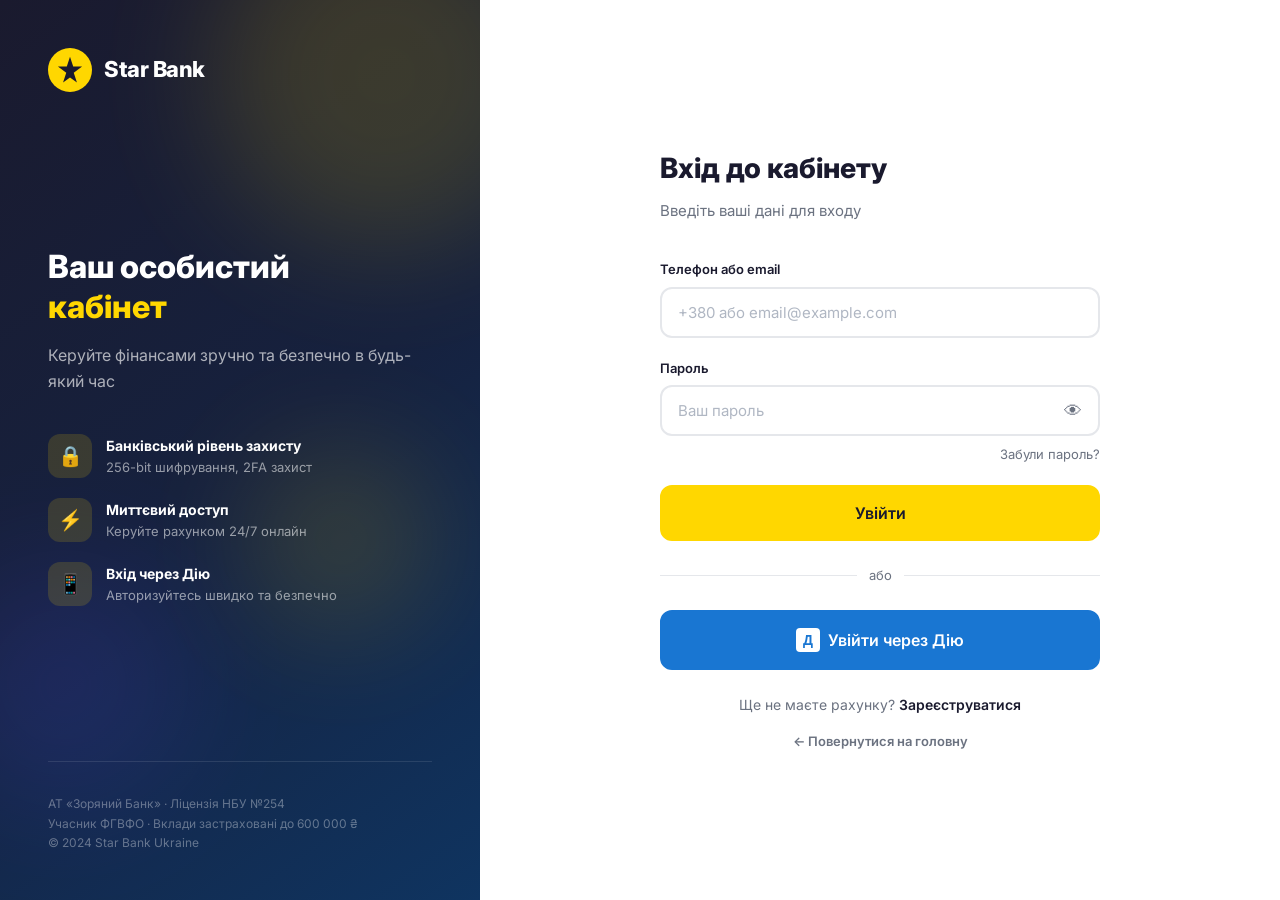
<file: star-bank/login.html>
<!DOCTYPE html>
<html lang="uk">
<head>
  <meta charset="UTF-8" />
  <meta name="viewport" content="width=device-width, initial-scale=1.0" />
  <title>Вхід — Star Bank Ukraine</title>
  <link rel="stylesheet" href="auth.css" />
  <link rel="preconnect" href="https://fonts.googleapis.com" />
  <link href="https://fonts.googleapis.com/css2?family=Inter:wght@300;400;500;600;700;800&display=swap" rel="stylesheet" />
</head>
<body>

<div class="auth-page">

  <!-- LEFT PANEL -->
  <div class="auth-left">
    <div class="auth-left__bg-orbs">
      <div class="auth-orb auth-orb--1"></div>
      <div class="auth-orb auth-orb--2"></div>
      <div class="auth-orb auth-orb--3"></div>
    </div>

    <a href="index.html" class="auth-left__logo">
      <svg class="auth-left__logo-icon" viewBox="0 0 40 40" fill="none" xmlns="http://www.w3.org/2000/svg">
        <circle cx="20" cy="20" r="20" fill="#FFD700"/>
        <path d="M20 8l2.9 8.9H31l-7.6 5.5 2.9 8.9L20 26.8l-6.3 4.5 2.9-8.9L9 16.9h8.1L20 8z" fill="#1A1A2E"/>
      </svg>
      <span class="auth-left__logo-text">Star Bank</span>
    </a>

    <div class="auth-left__content">
      <h2 class="auth-left__tagline">Ваш особистий<br/><span>кабінет</span></h2>
      <p class="auth-left__subtitle">Керуйте фінансами зручно та безпечно в будь-який час</p>

      <div class="auth-left__benefits">
        <div class="auth-benefit">
          <div class="auth-benefit__icon">🔒</div>
          <div class="auth-benefit__text">
            <span class="auth-benefit__title">Банківський рівень захисту</span>
            <span class="auth-benefit__desc">256-bit шифрування, 2FA захист</span>
          </div>
        </div>
        <div class="auth-benefit">
          <div class="auth-benefit__icon">⚡</div>
          <div class="auth-benefit__text">
            <span class="auth-benefit__title">Миттєвий доступ</span>
            <span class="auth-benefit__desc">Керуйте рахунком 24/7 онлайн</span>
          </div>
        </div>
        <div class="auth-benefit">
          <div class="auth-benefit__icon">📱</div>
          <div class="auth-benefit__text">
            <span class="auth-benefit__title">Вхід через Дію</span>
            <span class="auth-benefit__desc">Авторизуйтесь швидко та безпечно</span>
          </div>
        </div>
      </div>
    </div>

    <div class="auth-left__footer">
      АТ «Зоряний Банк» · Ліцензія НБУ №254<br/>
      Учасник ФГВФО · Вклади застраховані до 600 000 ₴<br/>
      © 2024 Star Bank Ukraine
    </div>
  </div>

  <!-- RIGHT PANEL -->
  <div class="auth-right">
    <div class="auth-form-wrap">

      <h1 class="auth-form-title">Вхід до кабінету</h1>
      <p class="auth-form-subtitle">Введіть ваші дані для входу</p>

      <!-- Alert -->
      <div class="alert alert--error" id="login-alert" style="display:none;">
        ⚠️ Невірні дані. Спробуйте ще раз.
      </div>

      <form id="login-form" novalidate>

        <div class="form-group">
          <label class="form-label" for="login-identifier">Телефон або email</label>
          <input
            type="text"
            id="login-identifier"
            class="form-input"
            placeholder="+380 або email@example.com"
            autocomplete="username"
          />
          <div class="form-error" id="err-identifier"></div>
        </div>

        <div class="form-group">
          <label class="form-label" for="login-password">Пароль</label>
          <div class="form-input-wrap">
            <input
              type="password"
              id="login-password"
              class="form-input"
              placeholder="Ваш пароль"
              autocomplete="current-password"
            />
            <button type="button" class="form-input-icon" id="toggle-password" aria-label="Показати пароль">👁</button>
          </div>
          <div class="form-error" id="err-password"></div>
        </div>

        <a href="#" class="forgot-link">Забули пароль?</a>

        <button type="submit" class="btn btn--primary btn--full btn--lg">
          Увійти
        </button>

        <div class="or-divider">або</div>

        <button type="button" class="btn btn--diia btn--full btn--lg diia-logo-btn" id="diia-login-btn">
          <span class="diia-icon">Д</span>
          Увійти через Дію
        </button>

      </form>

      <div class="auth-switch">
        Ще не маєте рахунку?
        <a href="register.html" class="auth-link">Зареєструватися</a>
      </div>

      <div style="margin-top:12px; text-align:center;">
        <a href="index.html" class="auth-link" style="font-size:13px; color:var(--text-muted);">← Повернутися на головну</a>
      </div>

    </div>
  </div>

</div>

<!-- DIIA LOGIN MODAL -->
<div class="modal-overlay" id="diia-modal">
  <div class="modal-box" style="max-width:460px;">
    <div class="modal-header">
      <h3 style="display:flex;align-items:center;gap:10px;">
        <span style="width:32px;height:32px;background:#1976D2;border-radius:6px;display:flex;align-items:center;justify-content:center;color:#fff;font-weight:900;font-size:16px;">Д</span>
        Вхід через Дію
      </h3>
      <button class="modal-close" id="diia-modal-close" type="button">✕</button>
    </div>

    <div class="diia-block">
      <div class="diia-qr-wrap" id="diia-qr"></div>

      <div class="diia-timer">
        <span class="diia-timer__dot"></span>
        Код дійсний: <span id="diia-login-timer">04:58</span>
      </div>

      <ol class="diia-instructions">
        <li>Відкрийте додаток Дія</li>
        <li>Натисніть сканер у верхньому меню</li>
        <li>Відскануйте QR-код на екрані</li>
      </ol>

      <p style="font-size:13px;color:var(--text-muted);margin-bottom:12px;text-align:center;">
        ⏳ Авторизація відбудеться автоматично через 3 секунди...
      </p>

      <p class="diia-consent">Натискаючи кнопку, ви погоджуєтесь передати дані з Дії до Star Bank Ukraine для ідентифікації особи.</p>
    </div>
  </div>
</div>

<script src="auth.js"></script>
</body>
</html>
</file>
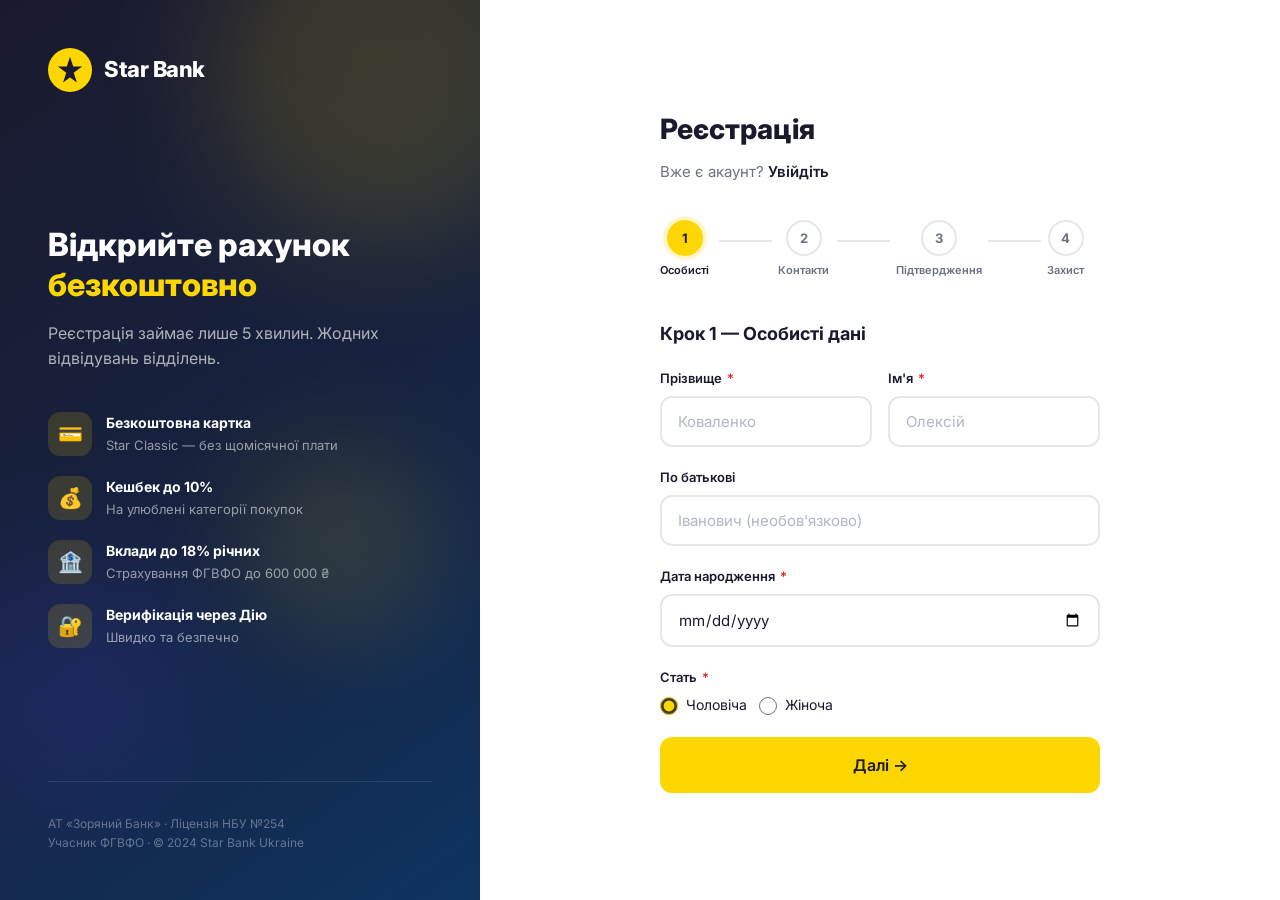
<file: star-bank/register.html>
<!DOCTYPE html>
<html lang="uk">
<head>
  <meta charset="UTF-8" />
  <meta name="viewport" content="width=device-width, initial-scale=1.0" />
  <title>Реєстрація — Star Bank Ukraine</title>
  <link rel="stylesheet" href="auth.css" />
  <link rel="preconnect" href="https://fonts.googleapis.com" />
  <link href="https://fonts.googleapis.com/css2?family=Inter:wght@300;400;500;600;700;800&display=swap" rel="stylesheet" />
</head>
<body>

<div class="auth-page">

  <!-- LEFT PANEL -->
  <div class="auth-left">
    <div class="auth-left__bg-orbs">
      <div class="auth-orb auth-orb--1"></div>
      <div class="auth-orb auth-orb--2"></div>
      <div class="auth-orb auth-orb--3"></div>
    </div>

    <a href="index.html" class="auth-left__logo">
      <svg class="auth-left__logo-icon" viewBox="0 0 40 40" fill="none" xmlns="http://www.w3.org/2000/svg">
        <circle cx="20" cy="20" r="20" fill="#FFD700"/>
        <path d="M20 8l2.9 8.9H31l-7.6 5.5 2.9 8.9L20 26.8l-6.3 4.5 2.9-8.9L9 16.9h8.1L20 8z" fill="#1A1A2E"/>
      </svg>
      <span class="auth-left__logo-text">Star Bank</span>
    </a>

    <div class="auth-left__content">
      <h2 class="auth-left__tagline">Відкрийте рахунок<br/><span>безкоштовно</span></h2>
      <p class="auth-left__subtitle">Реєстрація займає лише 5 хвилин. Жодних відвідувань відділень.</p>

      <div class="auth-left__benefits">
        <div class="auth-benefit">
          <div class="auth-benefit__icon">💳</div>
          <div class="auth-benefit__text">
            <span class="auth-benefit__title">Безкоштовна картка</span>
            <span class="auth-benefit__desc">Star Classic — без щомісячної плати</span>
          </div>
        </div>
        <div class="auth-benefit">
          <div class="auth-benefit__icon">💰</div>
          <div class="auth-benefit__text">
            <span class="auth-benefit__title">Кешбек до 10%</span>
            <span class="auth-benefit__desc">На улюблені категорії покупок</span>
          </div>
        </div>
        <div class="auth-benefit">
          <div class="auth-benefit__icon">🏦</div>
          <div class="auth-benefit__text">
            <span class="auth-benefit__title">Вклади до 18% річних</span>
            <span class="auth-benefit__desc">Страхування ФГВФО до 600 000 ₴</span>
          </div>
        </div>
        <div class="auth-benefit">
          <div class="auth-benefit__icon">🔐</div>
          <div class="auth-benefit__text">
            <span class="auth-benefit__title">Верифікація через Дію</span>
            <span class="auth-benefit__desc">Швидко та безпечно</span>
          </div>
        </div>
      </div>
    </div>

    <div class="auth-left__footer">
      АТ «Зоряний Банк» · Ліцензія НБУ №254<br/>
      Учасник ФГВФО · © 2024 Star Bank Ukraine
    </div>
  </div>

  <!-- RIGHT PANEL -->
  <div class="auth-right">
    <div class="auth-form-wrap">

      <h1 class="auth-form-title">Реєстрація</h1>
      <p class="auth-form-subtitle">Вже є акаунт? <a href="login.html" class="auth-link">Увійдіть</a></p>

      <!-- STEP PROGRESS BAR -->
      <div class="step-progress">
        <div class="step-item active" id="progress-step-1">
          <div class="step-item-inner">
            <div class="step-circle">1</div>
            <div class="step-label">Особисті</div>
          </div>
        </div>
        <div class="step-line" id="line-1"></div>
        <div class="step-item" id="progress-step-2">
          <div class="step-item-inner">
            <div class="step-circle">2</div>
            <div class="step-label">Контакти</div>
          </div>
        </div>
        <div class="step-line" id="line-2"></div>
        <div class="step-item" id="progress-step-3">
          <div class="step-item-inner">
            <div class="step-circle">3</div>
            <div class="step-label">Підтвердження</div>
          </div>
        </div>
        <div class="step-line" id="line-3"></div>
        <div class="step-item" id="progress-step-4">
          <div class="step-item-inner">
            <div class="step-circle">4</div>
            <div class="step-label">Захист</div>
          </div>
        </div>
      </div>

      <!-- WIZARD WRAPPER -->
      <div id="register-wizard">

        <!-- STEP 1: Особисті дані -->
        <div class="wizard-step" id="step-1">
          <h2 style="font-size:18px;font-weight:700;color:var(--navy);margin-bottom:20px;">Крок 1 — Особисті дані</h2>

          <div class="form-row">
            <div class="form-group">
              <label class="form-label" for="reg-lastname">Прізвище <span class="required">*</span></label>
              <input type="text" id="reg-lastname" class="form-input" placeholder="Коваленко" autocomplete="family-name" />
              <div class="form-error" id="err-lastname"></div>
            </div>
            <div class="form-group">
              <label class="form-label" for="reg-firstname">Ім'я <span class="required">*</span></label>
              <input type="text" id="reg-firstname" class="form-input" placeholder="Олексій" autocomplete="given-name" />
              <div class="form-error" id="err-firstname"></div>
            </div>
          </div>

          <div class="form-group">
            <label class="form-label" for="reg-patronymic">По батькові</label>
            <input type="text" id="reg-patronymic" class="form-input" placeholder="Іванович (необов'язково)" autocomplete="additional-name" />
          </div>

          <div class="form-group">
            <label class="form-label" for="reg-dob">Дата народження <span class="required">*</span></label>
            <input type="date" id="reg-dob" class="form-input" max="2006-12-31" min="1920-01-01" />
            <div class="form-error" id="err-dob"></div>
          </div>

          <div class="form-group">
            <label class="form-label">Стать <span class="required">*</span></label>
            <div class="radio-group">
              <label class="radio-option">
                <input type="radio" name="gender" value="male" checked />
                <span>Чоловіча</span>
              </label>
              <label class="radio-option">
                <input type="radio" name="gender" value="female" />
                <span>Жіноча</span>
              </label>
            </div>
          </div>

          <button type="button" class="btn btn--primary btn--full btn--lg" id="step1-next">
            Далі →
          </button>
        </div>

        <!-- STEP 2: Контактна інформація -->
        <div class="wizard-step" id="step-2" style="display:none;">
          <h2 style="font-size:18px;font-weight:700;color:var(--navy);margin-bottom:20px;">Крок 2 — Контактна інформація</h2>

          <div class="form-group">
            <label class="form-label" for="reg-phone">Номер телефону <span class="required">*</span></label>
            <input type="tel" id="reg-phone" class="form-input" placeholder="+380 (050) 123-45-67" autocomplete="tel" />
            <div class="form-hint">На цей номер надійде SMS-код підтвердження</div>
            <div class="form-error" id="err-phone"></div>
          </div>

          <div class="form-group">
            <label class="form-label" for="reg-email">Email <span class="required">*</span></label>
            <input type="email" id="reg-email" class="form-input" placeholder="your@email.com" autocomplete="email" />
            <div class="form-error" id="err-email"></div>
          </div>

          <div class="btn-row">
            <button type="button" class="btn btn--outline" id="step2-back">← Назад</button>
            <button type="button" class="btn btn--primary" id="step2-next">Далі →</button>
          </div>
        </div>

        <!-- STEP 3: OTP -->
        <div class="wizard-step" id="step-3" style="display:none;">
          <h2 style="font-size:18px;font-weight:700;color:var(--navy);margin-bottom:8px;">Крок 3 — Підтвердження телефону</h2>

          <div class="alert alert--info" style="margin-bottom:20px;">
            📱 Ми надіслали SMS-код на номер <strong id="otp-phone-hint">+380 (__) ***-**-__</strong>
          </div>

          <p class="otp-hint">Введіть 6-значний код із SMS:</p>

          <div class="otp-group" id="otp-container">
            <input type="text" class="otp-input" maxlength="1" inputmode="numeric" pattern="[0-9]" autocomplete="one-time-code" />
            <input type="text" class="otp-input" maxlength="1" inputmode="numeric" pattern="[0-9]" />
            <input type="text" class="otp-input" maxlength="1" inputmode="numeric" pattern="[0-9]" />
            <input type="text" class="otp-input" maxlength="1" inputmode="numeric" pattern="[0-9]" />
            <input type="text" class="otp-input" maxlength="1" inputmode="numeric" pattern="[0-9]" />
            <input type="text" class="otp-input" maxlength="1" inputmode="numeric" pattern="[0-9]" />
          </div>

          <div class="form-error" id="otp-error" style="text-align:center;"></div>

          <div class="otp-resend">
            Надіслати повторно через <span id="otp-countdown">60с</span>
            <a id="otp-resend-link">Надіслати знову</a>
          </div>

          <div class="alert alert--warning" style="margin-top:16px;font-size:12px;">
            💡 Демо: для тестування завжди введіть код <strong>123456</strong>
          </div>

          <div class="btn-row" style="margin-top:20px;">
            <button type="button" class="btn btn--outline" id="step3-back">← Назад</button>
            <button type="button" class="btn btn--primary" id="step3-confirm">Підтвердити</button>
          </div>
        </div>

        <!-- STEP 4: Password -->
        <div class="wizard-step" id="step-4" style="display:none;">
          <h2 style="font-size:18px;font-weight:700;color:var(--navy);margin-bottom:20px;">Крок 4 — Захист облікового запису</h2>

          <div class="form-group">
            <label class="form-label" for="reg-password">Пароль <span class="required">*</span></label>
            <div class="form-input-wrap">
              <input type="password" id="reg-password" class="form-input" placeholder="Мінімум 8 символів" autocomplete="new-password" />
              <button type="button" class="form-input-icon" id="toggle-reg-password" aria-label="Показати пароль">👁</button>
            </div>
            <div class="password-strength">
              <div class="strength-bar" id="strength-bar">
                <div class="strength-segment"></div>
                <div class="strength-segment"></div>
                <div class="strength-segment"></div>
                <div class="strength-segment"></div>
              </div>
              <span class="strength-label" id="strength-label"></span>
            </div>
            <div class="form-error" id="err-password"></div>
          </div>

          <div class="form-group">
            <label class="form-label" for="reg-password-confirm">Підтвердіть пароль <span class="required">*</span></label>
            <div class="form-input-wrap">
              <input type="password" id="reg-password-confirm" class="form-input" placeholder="Повторіть пароль" autocomplete="new-password" />
              <button type="button" class="form-input-icon" id="toggle-reg-confirm" aria-label="Показати пароль">👁</button>
            </div>
            <div class="form-error" id="err-confirm"></div>
          </div>

          <div style="margin-bottom:8px;">
            <label class="checkbox-wrap">
              <input type="checkbox" id="agree-terms" />
              <span>Погоджуюся з <a href="#">Умовами використання</a> та <a href="#">Політикою конфіденційності</a> Star Bank Ukraine</span>
            </label>
            <label class="checkbox-wrap">
              <input type="checkbox" id="agree-age" />
              <span>Підтверджую, що є громадянином/-кою України та мені виповнилося 18 років</span>
            </label>
            <div class="form-error" id="terms-error"></div>
          </div>

          <div class="btn-row">
            <button type="button" class="btn btn--outline" id="step4-back">← Назад</button>
            <button type="button" class="btn btn--primary" id="reg-submit">Зареєструватися</button>
          </div>
        </div>

      </div>
      <!-- END WIZARD -->

    </div>
  </div>

</div>

<script src="auth.js"></script>
</body>
</html>
</file>
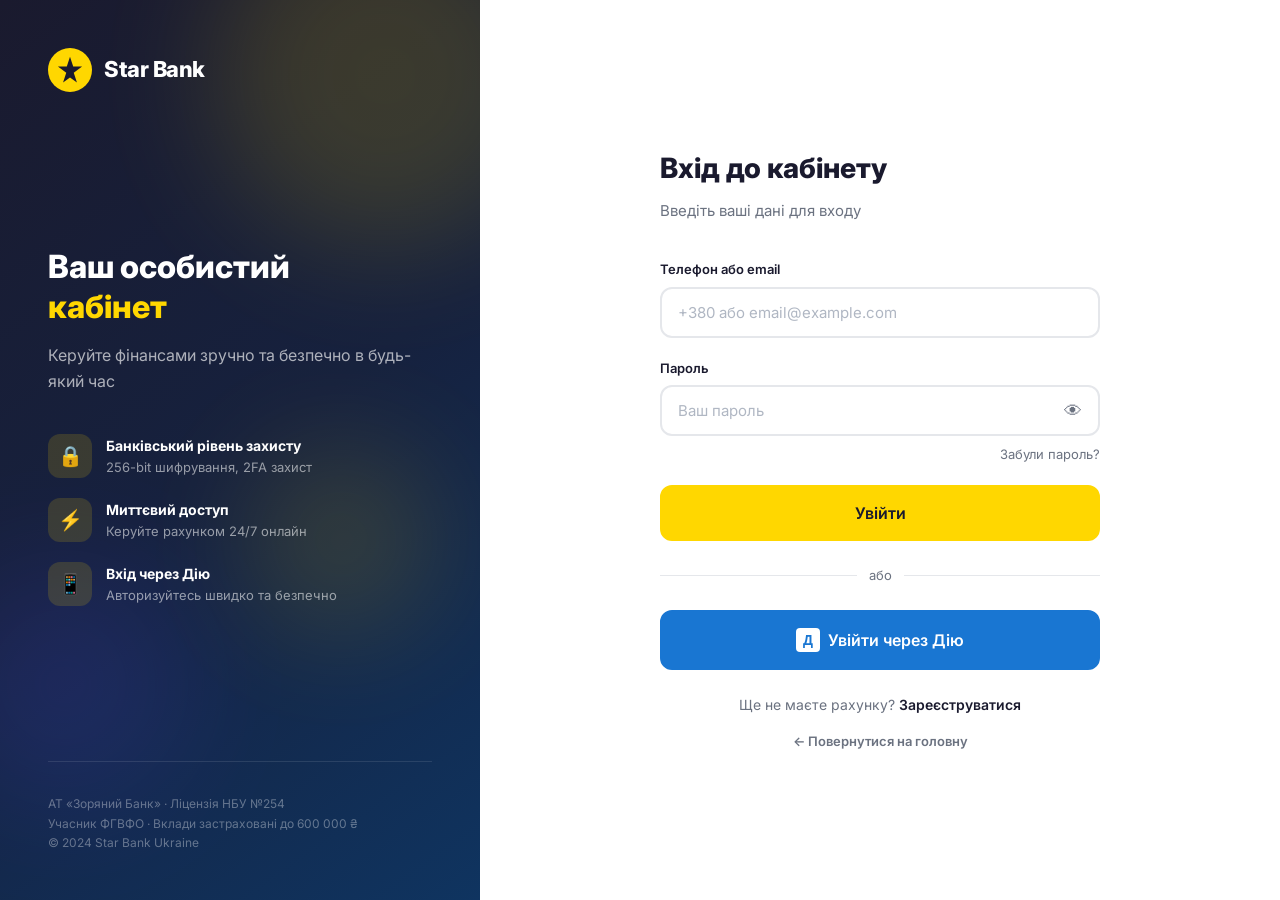
<file: star-bank/verify.html>
<!DOCTYPE html>
<html lang="uk">
<head>
  <meta charset="UTF-8" />
  <meta name="viewport" content="width=device-width, initial-scale=1.0" />
  <title>Верифікація — Star Bank Ukraine</title>
  <link rel="stylesheet" href="auth.css" />
  <link rel="preconnect" href="https://fonts.googleapis.com" />
  <link href="https://fonts.googleapis.com/css2?family=Inter:wght@300;400;500;600;700;800&display=swap" rel="stylesheet" />
</head>
<body>

<div class="auth-page">

  <!-- LEFT PANEL -->
  <div class="auth-left">
    <div class="auth-left__bg-orbs">
      <div class="auth-orb auth-orb--1"></div>
      <div class="auth-orb auth-orb--2"></div>
      <div class="auth-orb auth-orb--3"></div>
    </div>

    <a href="index.html" class="auth-left__logo">
      <svg class="auth-left__logo-icon" viewBox="0 0 40 40" fill="none" xmlns="http://www.w3.org/2000/svg">
        <circle cx="20" cy="20" r="20" fill="#FFD700"/>
        <path d="M20 8l2.9 8.9H31l-7.6 5.5 2.9 8.9L20 26.8l-6.3 4.5 2.9-8.9L9 16.9h8.1L20 8z" fill="#1A1A2E"/>
      </svg>
      <span class="auth-left__logo-text">Star Bank</span>
    </a>

    <div class="auth-left__content">
      <h2 class="auth-left__tagline">Підтвердіть<br/><span>свою особу</span></h2>
      <p class="auth-left__subtitle">Верифікація захищає ваш рахунок та надає доступ до всіх можливостей банку</p>

      <div class="auth-left__benefits">
        <div class="auth-benefit">
          <div class="auth-benefit__icon">🛡️</div>
          <div class="auth-benefit__text">
            <span class="auth-benefit__title">Безпека рахунку</span>
            <span class="auth-benefit__desc">Захист від шахраїв та несанкціонованого доступу</span>
          </div>
        </div>
        <div class="auth-benefit">
          <div class="auth-benefit__icon">📊</div>
          <div class="auth-benefit__text">
            <span class="auth-benefit__title">Повний доступ</span>
            <span class="auth-benefit__desc">Перекази, вклади, кредити без обмежень</span>
          </div>
        </div>
        <div class="auth-benefit">
          <div class="auth-benefit__icon">⚡</div>
          <div class="auth-benefit__text">
            <span class="auth-benefit__title">Через Дію — миттєво</span>
            <span class="auth-benefit__desc">Ваші дані підтягнуться автоматично</span>
          </div>
        </div>
      </div>
    </div>

    <div class="auth-left__footer">
      Ваші персональні дані обробляються відповідно<br/>
      до Закону України «Про захист персональних даних»<br/>
      та вимог НБУ щодо KYC-процедур.
    </div>
  </div>

  <!-- RIGHT PANEL -->
  <div class="auth-right">
    <div class="auth-form-wrap" id="verify-root">

      <!-- Breadcrumb -->
      <div class="verify-breadcrumb">
        <span class="verify-crumb active">Спосіб</span>
        <span class="verify-crumb-sep">›</span>
        <span class="verify-crumb">Перевірка</span>
        <span class="verify-crumb-sep">›</span>
        <span class="verify-crumb">Результат</span>
      </div>

      <div style="margin-bottom:16px;font-size:13px;color:var(--text-muted);">
        Верифікація для: <strong id="verify-username">...</strong>
      </div>

      <!-- STAGE: CHOOSE METHOD -->
      <div id="stage-choose">
        <h2 class="auth-form-title">Оберіть спосіб верифікації</h2>
        <p class="auth-form-subtitle">Ваша особа має бути підтверджена відповідно до вимог НБУ</p>

        <div class="method-cards">

          <button type="button" class="method-card method-card--diia" id="method-diia">
            <div class="method-card__icon">
              <span style="width:36px;height:36px;background:#1976D2;border-radius:8px;display:flex;align-items:center;justify-content:center;color:#fff;font-weight:900;font-size:18px;">Д</span>
            </div>
            <div class="method-card__content">
              <div class="method-card__title">Через Дію</div>
              <div class="method-card__desc">Найшвидший спосіб. Ваші дані автоматично підтягнуться з державних реєстрів.</div>
            </div>
            <div class="method-card__badge">Рекомендовано</div>
            <div class="method-card__check">✓</div>
          </button>

          <button type="button" class="method-card" id="method-manual">
            <div class="method-card__icon">🪪</div>
            <div class="method-card__content">
              <div class="method-card__title">Паспорт або ID-картка</div>
              <div class="method-card__desc">Завантажте фото документа та зробіть селфі. Перевірка займе до 24 годин.</div>
            </div>
            <div class="method-card__check">✓</div>
          </button>

        </div>

        <div class="alert alert--info">
          ℹ️ Верифікація особи обов'язкова згідно із Законом України «Про запобігання та протидію легалізації доходів».
        </div>

        <div style="text-align:center;margin-top:16px;">
          <a href="cabinet.html" style="font-size:13px;color:var(--text-muted);">Пропустити (обмежений доступ)</a>
        </div>
      </div>

      <!-- STAGE: DIIA -->
      <div id="stage-diia" style="display:none;">
        <div style="display:flex;align-items:center;gap:10px;margin-bottom:4px;">
          <button type="button" id="diia-back" class="btn btn--ghost btn--sm">← Назад</button>
          <h2 class="auth-form-title" style="margin:0;">Відскануйте QR-код у Дії</h2>
        </div>
        <p style="font-size:14px;color:var(--text-muted);margin-bottom:20px;">Відкрийте додаток Дія та відскануйте QR-код</p>

        <div class="diia-block">
          <div class="diia-qr-wrap" id="verify-diia-qr"></div>

          <div class="diia-timer">
            <span class="diia-timer__dot"></span>
            Код дійсний: <span id="diia-verify-timer">04:58</span>
          </div>

          <ol class="diia-instructions">
            <li>Відкрийте додаток Дія на своєму телефоні</li>
            <li>Натисніть іконку сканера у верхньому меню</li>
            <li>Відскануйте QR-код на екрані</li>
          </ol>

          <div class="or-divider" style="margin:16px 0;">або</div>

          <button type="button" class="btn btn--diia btn--full diia-logo-btn" id="diia-open-app">
            <span class="diia-icon">Д</span>
            Відкрити Дію
          </button>

          <p class="diia-consent">
            Натискаючи кнопку, ви погоджуєтесь передати дані з Дії до Star Bank Ukraine для верифікації особи відповідно до вимог НБУ.
          </p>

          <button type="button" class="btn btn--outline btn--full" id="diia-check-status" style="display:none;margin-top:12px;">
            ✓ Перевірити статус верифікації
          </button>
        </div>
      </div>

      <!-- STAGE: MANUAL -->
      <div id="stage-manual" style="display:none;">

        <!-- SUB: DOC TYPE -->
        <div id="manual-doctype">
          <h2 class="auth-form-title">Оберіть тип документа</h2>
          <p class="auth-form-subtitle">Який документ ви будете використовувати для верифікації?</p>

          <div class="doc-type-cards">
            <div class="doc-type-card selected" data-type="id">
              <div class="doc-type-card__icon">🪪</div>
              ID-картка<br/><small style="font-weight:400;font-size:12px;">(біометрична)</small>
            </div>
            <div class="doc-type-card" data-type="passport">
              <div class="doc-type-card__icon">📔</div>
              Паспорт<br/><small style="font-weight:400;font-size:12px;">(книжка)</small>
            </div>
          </div>

          <div class="btn-row">
            <button type="button" class="btn btn--outline" id="manual-doctype-back">← Назад</button>
            <button type="button" class="btn btn--primary" id="manual-doctype-next">Далі →</button>
          </div>
        </div>

        <!-- SUB: UPLOAD -->
        <div id="manual-upload" style="display:none;">
          <h2 class="auth-form-title">Завантажте фото документа</h2>
          <p class="auth-form-subtitle">Переконайтесь, що всі дані добре видно та не розмиті</p>

          <div class="upload-pair">
            <div>
              <div class="upload-pair-label" id="upload-label-1">Лицьова сторона</div>
              <div class="upload-zone" id="upload-zone-1">
                <input type="file" accept="image/*" />
                <div class="upload-zone__icon">📷</div>
                <div class="upload-zone__title">Перетягніть або <span>оберіть файл</span></div>
                <div class="upload-zone__hint">JPG, PNG до 10 МБ</div>
              </div>
            </div>
            <div>
              <div class="upload-pair-label" id="upload-label-2">Зворотна сторона</div>
              <div class="upload-zone" id="upload-zone-2">
                <input type="file" accept="image/*" />
                <div class="upload-zone__icon">📷</div>
                <div class="upload-zone__title">Перетягніть або <span>оберіть файл</span></div>
                <div class="upload-zone__hint">JPG, PNG до 10 МБ</div>
              </div>
            </div>
          </div>

          <div class="alert alert--info">
            ✅ Вимоги: гарне освітлення, всі 4 кути видно, текст не розмитий
          </div>

          <div class="btn-row">
            <button type="button" class="btn btn--outline" id="manual-upload-back">← Назад</button>
            <button type="button" class="btn btn--primary" id="manual-upload-next">Далі →</button>
          </div>
        </div>

        <!-- SUB: DATA -->
        <div id="manual-data" style="display:none;">
          <h2 class="auth-form-title">Введіть дані документа</h2>
          <p class="auth-form-subtitle">Дані мають збігатися з тими, що вказані в документі</p>

          <!-- ID FIELDS -->
          <div id="doc-id-fields">
            <div class="form-group">
              <label class="form-label">Номер документа <span class="required">*</span></label>
              <input type="text" class="form-input" placeholder="123456789 (9 символів)" maxlength="9" />
            </div>
            <div class="form-row">
              <div class="form-group">
                <label class="form-label">Дата видачі <span class="required">*</span></label>
                <input type="date" class="form-input" />
              </div>
              <div class="form-group">
                <label class="form-label">Дійсний до <span class="required">*</span></label>
                <input type="date" class="form-input" />
              </div>
            </div>
            <div class="form-group">
              <label class="form-label">Орган видачі <span class="required">*</span></label>
              <select class="form-select">
                <option value="">Оберіть орган видачі</option>
                <option>1001 — ДМС України (Київ, р-н Шевченківський)</option>
                <option>1002 — ДМС України (Київ, р-н Дарницький)</option>
                <option>1003 — ДМС України (Київ, р-н Деснянський)</option>
                <option>2001 — ДМС України (Харків)</option>
                <option>3001 — ДМС України (Одеса)</option>
                <option>4001 — ДМС України (Дніпро)</option>
                <option>5001 — ДМС України (Запоріжжя)</option>
                <option>6001 — ДМС України (Львів)</option>
                <option value="other">Інший орган</option>
              </select>
            </div>
          </div>

          <!-- PASSPORT FIELDS -->
          <div id="doc-passport-fields" style="display:none;">
            <div class="form-row">
              <div class="form-group">
                <label class="form-label">Серія <span class="required">*</span></label>
                <input type="text" class="form-input" placeholder="АА" maxlength="2" style="text-transform:uppercase;" />
              </div>
              <div class="form-group">
                <label class="form-label">Номер <span class="required">*</span></label>
                <input type="text" class="form-input" placeholder="123456" maxlength="6" inputmode="numeric" />
              </div>
            </div>
            <div class="form-row">
              <div class="form-group">
                <label class="form-label">Дата видачі <span class="required">*</span></label>
                <input type="date" class="form-input" />
              </div>
              <div class="form-group">
                <label class="form-label">Орган видачі <span class="required">*</span></label>
                <input type="text" class="form-input" placeholder="РВ ГУ МВС (місто)" />
              </div>
            </div>
          </div>

          <!-- IPN -->
          <div class="form-group" id="ipn-group">
            <label class="form-label">
              <span class="tooltip-wrap">
                ІПН / РНОКПП
                <span class="tooltip-icon">?</span>
                <span class="tooltip-text">Реєстраційний номер облікової картки платника податків. 10-значний номер, виданий ДПС України. Необхідний для відкриття рахунку.</span>
              </span>
              <span class="required">*</span>
            </label>
            <input type="text" class="form-input" id="ipn-input" placeholder="1234567890 (10 цифр)" maxlength="10" inputmode="numeric" />
            <div class="form-hint">10-значний код, виданий Державною податковою службою України</div>
          </div>
          <label class="checkbox-wrap">
            <input type="checkbox" id="no-ipn" />
            <span>Не маю ІПН (за релігійними переконаннями)</span>
          </label>

          <div class="btn-row" style="margin-top:20px;">
            <button type="button" class="btn btn--outline" id="manual-data-back">← Назад</button>
            <button type="button" class="btn btn--primary" id="manual-data-next">Далі →</button>
          </div>
        </div>

        <!-- SUB: SELFIE -->
        <div id="manual-selfie" style="display:none;">
          <h2 class="auth-form-title">Зробіть селфі з документом</h2>
          <p class="auth-form-subtitle">Тримайте документ поруч з обличчям так, щоб обидва були чітко видні</p>

          <div class="upload-zone" style="min-height:200px;" id="upload-zone-selfie">
            <input type="file" accept="image/*" capture="user" />
            <div class="upload-zone__icon" style="font-size:48px;">🤳</div>
            <div class="upload-zone__title">Завантажте фото або зробіть знімок</div>
            <div class="upload-zone__hint">Перетягніть файл або натисніть для вибору</div>
          </div>

          <ul class="selfie-requirements">
            <li>Обличчя та документ добре видно</li>
            <li>Гарне освітлення, немає відблисків</li>
            <li>Без сонцезахисних окулярів та головного убору</li>
            <li>Нейтральний вираз обличчя</li>
          </ul>

          <div class="btn-row">
            <button type="button" class="btn btn--outline" id="manual-selfie-back">← Назад</button>
            <button type="button" class="btn btn--primary" id="manual-selfie-next">Надіслати на перевірку</button>
          </div>
        </div>

      </div>
      <!-- END MANUAL -->

      <!-- STAGE: PROCESSING -->
      <div id="stage-processing" style="display:none;">
        <div class="processing-block">
          <div class="processing-spinner"></div>
          <p class="processing-title">Перевіряємо ваші дані...</p>

          <div class="processing-steps">
            <div class="processing-step">
              <div class="processing-step__icon">1</div>
              <span>Перевірка документа</span>
            </div>
            <div class="processing-step">
              <div class="processing-step__icon">2</div>
              <span>Звірка з реєстрами</span>
            </div>
            <div class="processing-step">
              <div class="processing-step__icon">3</div>
              <span>Активація рахунку</span>
            </div>
          </div>
        </div>
      </div>

      <!-- STAGE: SUCCESS -->
      <div id="stage-success" style="display:none;">
        <div class="auth-success">
          <div class="success-checkmark">
            <svg viewBox="0 0 40 40">
              <polyline class="success-checkmark-path" points="8,22 17,31 32,12" />
            </svg>
          </div>
          <h2 class="success-title">Верифікацію пройдено успішно!</h2>
          <p class="success-desc">
            Ваш рахунок активовано. Ласкаво просимо до Star Bank Ukraine!<br/>
            Тепер вам доступні всі послуги банку без обмежень.
          </p>
          <button type="button" class="btn btn--primary btn--full btn--lg" id="go-cabinet-success">
            Перейти до кабінету →
          </button>
        </div>
      </div>

      <!-- STAGE: PENDING -->
      <div id="stage-pending" style="display:none;">
        <div class="auth-success">
          <div class="pending-icon">⏳</div>
          <h2 class="success-title" style="font-size:20px;">Документи на перевірці</h2>
          <p class="success-desc">
            Ми перевіримо ваші документи протягом 24 годин.<br/>
            Ми повідомимо вас на email: <strong id="pending-email">ваш@email.com</strong>
          </p>
          <div class="alert alert--warning" style="text-align:left;margin-bottom:24px;">
            ⏰ Поки тривае перевірка, ви можете користуватися обмеженими функціями кабінету.
          </div>
          <button type="button" class="btn btn--primary btn--full btn--lg" id="go-cabinet-pending">
            Перейти до кабінету →
          </button>
        </div>
      </div>

    </div>
  </div>

</div>

<script src="auth.js"></script>
</body>
</html>
</file>
<file: star-bank/style.css>
/* ===== BASE ===== */
*, *::before, *::after { box-sizing: border-box; margin: 0; padding: 0; }

:root {
  --gold: #FFD700;
  --gold-dark: #E6C200;
  --navy: #1A1A2E;
  --navy-light: #16213E;
  --blue: #0F3460;
  --accent: #E94560;
  --text: #1A1A2E;
  --text-muted: #6B7280;
  --bg: #FFFFFF;
  --bg-light: #F8F9FB;
  --border: #E5E7EB;
  --radius: 16px;
  --shadow: 0 4px 24px rgba(26,26,46,.08);
  --shadow-lg: 0 12px 48px rgba(26,26,46,.16);
}

html { scroll-behavior: smooth; }
body { font-family: 'Inter', sans-serif; color: var(--text); background: var(--bg); line-height: 1.6; }

.container { max-width: 1200px; margin: 0 auto; padding: 0 24px; }

img { max-width: 100%; }
a { text-decoration: none; color: inherit; }

/* ===== BUTTONS ===== */
.btn {
  display: inline-flex; align-items: center; justify-content: center;
  padding: 12px 24px; border-radius: 12px; font-size: 15px; font-weight: 600;
  cursor: pointer; border: 2px solid transparent; transition: all .2s;
  white-space: nowrap;
}
.btn--primary { background: var(--gold); color: var(--navy); border-color: var(--gold); }
.btn--primary:hover { background: var(--gold-dark); border-color: var(--gold-dark); transform: translateY(-1px); box-shadow: 0 6px 20px rgba(255,215,0,.35); }
.btn--outline { background: transparent; color: var(--navy); border-color: var(--navy); }
.btn--outline:hover { background: var(--navy); color: #fff; }
.btn--ghost { background: rgba(255,255,255,.15); color: #fff; border-color: rgba(255,255,255,.4); backdrop-filter: blur(8px); }
.btn--ghost:hover { background: rgba(255,255,255,.25); }
.btn--lg { padding: 16px 32px; font-size: 16px; border-radius: 14px; }
.btn--sm { padding: 8px 16px; font-size: 13px; border-radius: 8px; }
.btn--full { width: 100%; }

/* ===== HEADER ===== */
.header {
  position: fixed; top: 0; left: 0; right: 0; z-index: 100;
  background: rgba(255,255,255,.92); backdrop-filter: blur(16px);
  border-bottom: 1px solid var(--border);
  transition: box-shadow .3s;
}
.header.scrolled { box-shadow: var(--shadow); }
.header__inner { display: flex; align-items: center; gap: 32px; height: 72px; }

.logo { display: flex; align-items: center; gap: 10px; }
.logo__icon { width: 36px; height: 36px; flex-shrink: 0; }
.logo__text { font-size: 20px; font-weight: 800; color: var(--navy); letter-spacing: -.5px; }

.nav { display: flex; gap: 4px; flex: 1; justify-content: center; }
.nav__link { padding: 8px 14px; border-radius: 8px; font-size: 14px; font-weight: 500; color: var(--text-muted); transition: all .2s; }
.nav__link:hover { color: var(--navy); background: var(--bg-light); }

.header__actions { display: flex; gap: 10px; }

.burger { display: none; flex-direction: column; gap: 5px; background: none; border: none; cursor: pointer; padding: 4px; }
.burger span { display: block; width: 24px; height: 2px; background: var(--navy); border-radius: 2px; transition: all .3s; }

/* ===== SECTION COMMON ===== */
.section-badge { display: inline-block; padding: 6px 16px; background: rgba(255,215,0,.15); color: var(--blue); border-radius: 100px; font-size: 13px; font-weight: 600; margin-bottom: 12px; }
.section-title { font-size: clamp(28px, 4vw, 40px); font-weight: 800; color: var(--navy); line-height: 1.2; margin-bottom: 16px; }
.section-desc { font-size: 17px; color: var(--text-muted); max-width: 560px; }
.section-head { text-align: center; margin-bottom: 56px; }
.section-head .section-desc { margin: 0 auto; }

/* ===== HERO ===== */
.hero {
  position: relative; overflow: hidden;
  background: linear-gradient(135deg, var(--navy) 0%, var(--navy-light) 50%, var(--blue) 100%);
  padding: 160px 0 100px; min-height: 100vh; display: flex; align-items: center;
}
.hero__inner { display: grid; grid-template-columns: 1fr 1fr; gap: 60px; align-items: center; position: relative; z-index: 1; }

.hero__badge { display: inline-block; padding: 6px 16px; background: rgba(255,215,0,.2); color: var(--gold); border: 1px solid rgba(255,215,0,.3); border-radius: 100px; font-size: 13px; font-weight: 600; margin-bottom: 20px; }
.hero__title { font-size: clamp(36px, 5vw, 58px); font-weight: 800; color: #fff; line-height: 1.15; margin-bottom: 20px; }
.highlight { color: var(--gold); }
.hero__desc { font-size: 18px; color: rgba(255,255,255,.75); margin-bottom: 36px; max-width: 480px; }
.hero__btns { display: flex; gap: 14px; flex-wrap: wrap; margin-bottom: 48px; }

.hero__stats { display: flex; gap: 40px; }
.stat { display: flex; flex-direction: column; }
.stat__num { font-size: 28px; font-weight: 800; color: var(--gold); }
.stat__label { font-size: 13px; color: rgba(255,255,255,.6); }

/* CARD MOCKUPS */
.hero__visual { position: relative; height: 380px; }
.card-mock {
  position: absolute; width: 320px; border-radius: 20px; padding: 28px;
  box-shadow: 0 20px 60px rgba(0,0,0,.4); transition: transform .3s;
}
.card-mock:hover { transform: translateY(-6px); }
.card-mock--gold { background: linear-gradient(135deg, #f7c948 0%, #e6a817 100%); top: 40px; left: 0; z-index: 2; }
.card-mock--dark { background: linear-gradient(135deg, #1a1a2e 0%, #16213e 100%); top: 120px; left: 60px; z-index: 1; border: 1px solid rgba(255,255,255,.1); }

.card-mock__logo { font-size: 15px; font-weight: 700; color: rgba(0,0,0,.6); margin-bottom: 24px; }
.card-mock--dark .card-mock__logo { color: var(--gold); }
.card-mock__chip { width: 40px; height: 30px; background: rgba(255,255,255,.3); border-radius: 6px; margin-bottom: 32px; }
.card-mock--dark .card-mock__chip { background: rgba(255,215,0,.3); }
.card-mock__number { font-size: 17px; letter-spacing: 2px; font-weight: 600; color: rgba(0,0,0,.7); margin-bottom: 24px; }
.card-mock--dark .card-mock__number { color: rgba(255,255,255,.8); }
.card-mock__footer { display: flex; justify-content: space-between; font-size: 13px; font-weight: 600; color: rgba(0,0,0,.6); text-transform: uppercase; }
.card-mock--dark .card-mock__footer { color: rgba(255,255,255,.6); }

/* BG ORBS */
.hero__bg-orbs { position: absolute; inset: 0; z-index: 0; overflow: hidden; }
.orb { position: absolute; border-radius: 50%; filter: blur(80px); opacity: .2; }
.orb--1 { width: 500px; height: 500px; background: var(--gold); top: -150px; right: -100px; }
.orb--2 { width: 300px; height: 300px; background: #4f46e5; bottom: -80px; left: 10%; }
.orb--3 { width: 200px; height: 200px; background: var(--accent); top: 40%; right: 20%; }

/* ===== SERVICES ===== */
.services { padding: 100px 0; background: var(--bg); }
.services__grid { display: grid; grid-template-columns: repeat(3, 1fr); gap: 24px; }

.service-card {
  padding: 32px; border-radius: var(--radius); background: var(--bg-light);
  border: 1px solid var(--border); transition: all .3s;
}
.service-card:hover { transform: translateY(-4px); box-shadow: var(--shadow-lg); border-color: var(--gold); }
.service-card__icon { font-size: 36px; margin-bottom: 16px; }
.service-card h3 { font-size: 18px; font-weight: 700; color: var(--navy); margin-bottom: 10px; }
.service-card p { font-size: 14px; color: var(--text-muted); line-height: 1.6; }

/* ===== CARDS SECTION ===== */
.cards-section { padding: 100px 0; background: var(--bg-light); }
.cards-section__grid { display: grid; grid-template-columns: repeat(3, 1fr); gap: 24px; align-items: start; }

.product-card {
  background: #fff; border-radius: var(--radius); border: 2px solid var(--border);
  overflow: hidden; transition: all .3s; position: relative;
}
.product-card:hover { box-shadow: var(--shadow-lg); }
.product-card--featured { border-color: var(--gold); transform: scale(1.04); box-shadow: var(--shadow-lg); }

.product-card__badge {
  position: absolute; top: 16px; right: 16px;
  background: var(--gold); color: var(--navy); font-size: 12px; font-weight: 700;
  padding: 4px 12px; border-radius: 100px;
}

.product-card__top { padding: 28px; }
.product-card__top--silver { background: linear-gradient(135deg, #e8e8e8 0%, #c8c8c8 100%); }
.product-card__top--gold { background: linear-gradient(135deg, #FFD700 0%, #e6a817 100%); }
.product-card__top--black { background: linear-gradient(135deg, #1A1A2E 0%, #16213E 100%); }

.product-card__name { font-size: 22px; font-weight: 800; color: var(--navy); }
.product-card__top--black .product-card__name { color: var(--gold); }
.product-card__price { font-size: 15px; font-weight: 500; color: rgba(26,26,46,.7); margin-top: 6px; }
.product-card__top--black .product-card__price { color: rgba(255,255,255,.6); }

.product-card__features { list-style: none; padding: 24px 28px; display: flex; flex-direction: column; gap: 12px; }
.product-card__features li { font-size: 14px; color: var(--text); }
.product-card__features li.muted { color: var(--text-muted); }
.product-card .btn { margin: 0 28px 28px; width: calc(100% - 56px); }

/* ===== RATES ===== */
.rates { padding: 100px 0; background: var(--bg); }
.rates__table-wrap { overflow-x: auto; }
.rates__table {
  width: 100%; border-collapse: collapse; font-size: 15px;
}
.rates__table thead { background: var(--navy); color: #fff; }
.rates__table th { padding: 16px 20px; text-align: left; font-weight: 600; white-space: nowrap; }
.rates__table td { padding: 16px 20px; border-bottom: 1px solid var(--border); }
.rates__table tbody tr:hover { background: var(--bg-light); }
.rates__row--featured td { background: rgba(255,215,0,.08); font-weight: 500; }
.rate-highlight { color: #16a34a; font-weight: 700; font-size: 16px; }

/* ===== ABOUT ===== */
.about { padding: 100px 0; background: var(--bg-light); }
.about__inner { display: grid; grid-template-columns: 1fr 1fr; gap: 80px; align-items: center; }
.about__content .section-title { text-align: left; }
.about__content p { color: var(--text-muted); margin-bottom: 16px; font-size: 16px; }
.about__achievements { display: flex; gap: 32px; margin-top: 32px; }
.achievement { display: flex; flex-direction: column; }
.achievement__num { font-size: 20px; font-weight: 800; color: var(--navy); }
.achievement__desc { font-size: 13px; color: var(--text-muted); }

.about__img-wrap { display: grid; grid-template-columns: 1fr 1fr; gap: 16px; }
.about__img-card {
  padding: 28px; border-radius: var(--radius); background: #fff;
  box-shadow: var(--shadow); text-align: center;
}
.about__img-card--accent { background: var(--navy); }
.about__number { font-size: 38px; font-weight: 800; color: var(--navy); line-height: 1; }
.about__number span { font-size: 24px; }
.about__img-card--accent .about__number { color: var(--gold); }
.about__number-label { font-size: 13px; color: var(--text-muted); margin-top: 8px; }
.about__img-card--accent .about__number-label { color: rgba(255,255,255,.6); }

/* ===== CTA ===== */
.cta {
  padding: 100px 0;
  background: linear-gradient(135deg, var(--navy) 0%, var(--blue) 100%);
}
.cta__inner { text-align: center; }
.cta__content h2 { font-size: clamp(28px, 4vw, 42px); font-weight: 800; color: #fff; margin-bottom: 12px; }
.cta__content p { font-size: 18px; color: rgba(255,255,255,.7); margin-bottom: 40px; }

.cta__form { display: flex; gap: 12px; max-width: 800px; margin: 0 auto 16px; flex-wrap: wrap; justify-content: center; }
.cta__form input {
  flex: 1; min-width: 180px; padding: 16px 20px; border-radius: 12px;
  border: 2px solid rgba(255,255,255,.2); background: rgba(255,255,255,.1);
  color: #fff; font-size: 15px; outline: none; transition: border-color .2s;
  backdrop-filter: blur(8px);
}
.cta__form input::placeholder { color: rgba(255,255,255,.5); }
.cta__form input:focus { border-color: var(--gold); }
.cta__note { font-size: 13px; color: rgba(255,255,255,.5); }
.cta__note a { color: rgba(255,215,0,.8); }

/* ===== CONTACTS ===== */
.contacts { padding: 100px 0; background: var(--bg); }
.contacts__inner { }
.contacts__grid { display: grid; grid-template-columns: repeat(4, 1fr); gap: 24px; }

.contact-item { display: flex; gap: 16px; align-items: flex-start; padding: 28px; background: var(--bg-light); border-radius: var(--radius); border: 1px solid var(--border); }
.contact-item__icon { font-size: 28px; flex-shrink: 0; }
.contact-item strong { display: block; font-size: 15px; font-weight: 700; color: var(--navy); margin-bottom: 6px; }
.contact-item p { font-size: 14px; color: var(--text-muted); margin: 0; }

/* ===== FOOTER ===== */
.footer { background: var(--navy); color: rgba(255,255,255,.7); padding-top: 60px; }
.footer__inner { display: grid; grid-template-columns: 280px 1fr; gap: 60px; padding-bottom: 48px; }

.footer__brand .logo__text { color: #fff; }
.footer__brand p { font-size: 13px; margin-top: 16px; line-height: 1.7; }
.footer__socials { display: flex; gap: 10px; margin-top: 20px; }
.footer__socials a { display: flex; align-items: center; justify-content: center; width: 36px; height: 36px; background: rgba(255,255,255,.1); border-radius: 8px; font-size: 12px; font-weight: 700; color: #fff; transition: background .2s; }
.footer__socials a:hover { background: var(--gold); color: var(--navy); }

.footer__links { display: grid; grid-template-columns: repeat(3, 1fr); gap: 32px; }
.footer__col { display: flex; flex-direction: column; gap: 12px; }
.footer__col strong { color: #fff; font-size: 14px; margin-bottom: 4px; }
.footer__col a { font-size: 14px; color: rgba(255,255,255,.55); transition: color .2s; }
.footer__col a:hover { color: var(--gold); }

.footer__bottom { border-top: 1px solid rgba(255,255,255,.1); padding: 20px 0; }
.footer__bottom .container { display: flex; justify-content: space-between; align-items: center; flex-wrap: wrap; gap: 12px; }
.footer__bottom span { font-size: 13px; color: rgba(255,255,255,.4); }
.footer__bottom-links { display: flex; gap: 24px; }
.footer__bottom-links a { font-size: 13px; color: rgba(255,255,255,.4); transition: color .2s; }
.footer__bottom-links a:hover { color: var(--gold); }

/* ===== MODAL ===== */
.modal { position: fixed; inset: 0; background: rgba(0,0,0,.5); z-index: 1000; display: none; align-items: center; justify-content: center; backdrop-filter: blur(4px); }
.modal.open { display: flex; }
.modal__box { background: #fff; border-radius: 24px; padding: 48px 40px; text-align: center; max-width: 400px; width: 90%; box-shadow: var(--shadow-lg); }
.modal__icon { font-size: 56px; margin-bottom: 16px; }
.modal__box h3 { font-size: 24px; font-weight: 800; color: var(--navy); margin-bottom: 10px; }
.modal__box p { color: var(--text-muted); margin-bottom: 28px; }

/* ===== RESPONSIVE ===== */
@media (max-width: 1024px) {
  .services__grid { grid-template-columns: repeat(2, 1fr); }
  .contacts__grid { grid-template-columns: repeat(2, 1fr); }
  .hero__visual { height: 320px; }
  .card-mock { width: 280px; }
}

@media (max-width: 900px) {
  .hero__inner { grid-template-columns: 1fr; text-align: center; }
  .hero__visual { display: none; }
  .hero__btns { justify-content: center; }
  .hero__stats { justify-content: center; }
  .hero__desc { margin: 0 auto 36px; }
  .about__inner { grid-template-columns: 1fr; }
  .about__content .section-title { text-align: center; }
  .about__content .section-badge { display: block; text-align: center; }
  .about__achievements { justify-content: center; }
  .cards-section__grid { grid-template-columns: 1fr; }
  .product-card--featured { transform: none; }
  .footer__inner { grid-template-columns: 1fr; gap: 40px; }
  .footer__links { grid-template-columns: repeat(2, 1fr); }
}

@media (max-width: 640px) {
  .nav { display: none; }
  .header__actions { display: none; }
  .burger { display: flex; margin-left: auto; }
  .nav.open { display: flex; flex-direction: column; position: fixed; top: 72px; left: 0; right: 0; background: #fff; padding: 20px 24px; box-shadow: var(--shadow-lg); border-top: 1px solid var(--border); }
  .services__grid { grid-template-columns: 1fr; }
  .contacts__grid { grid-template-columns: 1fr; }
  .hero { padding: 120px 0 80px; min-height: auto; }
  .cta__form { flex-direction: column; }
  .cta__form input { min-width: auto; width: 100%; }
  .cta__form .btn { width: 100%; }
  .about__img-wrap { grid-template-columns: 1fr 1fr; }
  .footer__links { grid-template-columns: 1fr; }
  .footer__bottom .container { flex-direction: column; text-align: center; }
  .rates__table th, .rates__table td { padding: 12px 14px; font-size: 13px; }
}
</file>
<file: star-bank/cabinet.css>
/* ===== CABINET.CSS — Star Bank Ukraine Personal Cabinet ===== */
*, *::before, *::after { box-sizing: border-box; margin: 0; padding: 0; }

:root {
  --gold: #FFD700;
  --gold-dark: #E6C200;
  --gold-light: rgba(255,215,0,.12);
  --navy: #1A1A2E;
  --navy-light: #16213E;
  --sidebar-bg: #0D1117;
  --sidebar-hover: rgba(255,255,255,.06);
  --sidebar-active: rgba(255,215,0,.1);
  --blue: #0F3460;
  --diia: #1976D2;
  --text: #1A1A2E;
  --text-muted: #6B7280;
  --text-light: #9CA3AF;
  --bg: #F3F4F8;
  --bg-white: #FFFFFF;
  --bg-light: #F8F9FB;
  --border: #E5E7EB;
  --border-light: #F0F1F5;
  --error: #DC2626;
  --error-bg: rgba(220,38,38,.08);
  --success: #16A34A;
  --success-bg: rgba(22,163,74,.08);
  --warning: #D97706;
  --warning-bg: rgba(217,119,6,.08);
  --income: #16A34A;
  --expense: #DC2626;
  --radius: 16px;
  --radius-sm: 10px;
  --shadow: 0 2px 12px rgba(26,26,46,.06);
  --shadow-md: 0 4px 24px rgba(26,26,46,.10);
  --shadow-lg: 0 12px 48px rgba(26,26,46,.16);
  --sidebar-width: 260px;
  --topbar-height: 64px;
  --transition: .2s ease;
}

html { scroll-behavior: smooth; }
body {
  font-family: 'Inter', -apple-system, BlinkMacSystemFont, 'Segoe UI', sans-serif;
  color: var(--text);
  background: var(--bg);
  line-height: 1.5;
  min-height: 100vh;
}
a { text-decoration: none; color: inherit; }
img { max-width: 100%; }
button { font-family: inherit; }

/* ===== LAYOUT ===== */
.cabinet-layout {
  display: flex;
  min-height: 100vh;
}

/* ===== SIDEBAR ===== */
.sidebar {
  width: var(--sidebar-width);
  background: var(--sidebar-bg);
  display: flex;
  flex-direction: column;
  position: fixed;
  top: 0; left: 0; bottom: 0;
  z-index: 200;
  transition: width var(--transition), transform var(--transition);
  overflow: hidden;
}

.sidebar__header {
  padding: 24px 20px 20px;
  border-bottom: 1px solid rgba(255,255,255,.06);
  flex-shrink: 0;
}

.sidebar__logo {
  display: flex; align-items: center; gap: 10px;
  text-decoration: none; margin-bottom: 24px;
}
.sidebar__logo-icon {
  width: 36px; height: 36px; flex-shrink: 0;
}
.sidebar__logo-text {
  font-size: 18px; font-weight: 800; color: #fff; letter-spacing: -.4px;
  white-space: nowrap; overflow: hidden;
}

.sidebar__user {
  display: flex; align-items: center; gap: 12px;
}
.sidebar__avatar {
  width: 44px; height: 44px; border-radius: 50%;
  background: linear-gradient(135deg, var(--gold), #FFA500);
  border: 2px solid rgba(255,215,0,.4);
  display: flex; align-items: center; justify-content: center;
  font-size: 16px; font-weight: 800; color: var(--navy);
  flex-shrink: 0;
}
.sidebar__user-info { overflow: hidden; }
.sidebar__user-name {
  font-size: 14px; font-weight: 700; color: #fff;
  white-space: nowrap; overflow: hidden; text-overflow: ellipsis;
}
.sidebar__user-phone {
  font-size: 12px; color: rgba(255,255,255,.45);
  white-space: nowrap;
}

.sidebar__nav {
  flex: 1; padding: 16px 12px;
  overflow-y: auto;
  scrollbar-width: none;
}
.sidebar__nav::-webkit-scrollbar { display: none; }

.sidebar__nav-group { margin-bottom: 8px; }
.sidebar__nav-label {
  font-size: 10px; font-weight: 700; letter-spacing: 1px;
  color: rgba(255,255,255,.25); text-transform: uppercase;
  padding: 4px 10px 8px; margin-top: 8px;
}

.nav-item {
  display: flex; align-items: center; gap: 12px;
  padding: 12px 12px; border-radius: 10px;
  cursor: pointer; transition: all var(--transition);
  color: rgba(255,255,255,.55); font-size: 14px; font-weight: 500;
  border: none; background: none; width: 100%;
  text-align: left; white-space: nowrap;
  position: relative; overflow: hidden;
  margin-bottom: 2px;
}
.nav-item:hover {
  background: var(--sidebar-hover);
  color: rgba(255,255,255,.85);
}
.nav-item.active {
  background: var(--sidebar-active);
  color: var(--gold);
  font-weight: 600;
}
.nav-item.active::before {
  content: '';
  position: absolute; left: 0; top: 0; bottom: 0;
  width: 3px; background: var(--gold);
  border-radius: 0 2px 2px 0;
}
.nav-item__icon {
  font-size: 18px; flex-shrink: 0; width: 24px;
  text-align: center; line-height: 1;
}
.nav-item__text { flex: 1; }
.nav-item__badge {
  background: var(--error); color: #fff;
  font-size: 10px; font-weight: 700;
  padding: 2px 6px; border-radius: 100px; min-width: 18px;
  text-align: center;
}

.sidebar__footer {
  padding: 16px 12px 24px;
  border-top: 1px solid rgba(255,255,255,.06);
  flex-shrink: 0;
}
.sidebar__logout {
  display: flex; align-items: center; gap: 12px;
  padding: 12px 12px; border-radius: 10px;
  cursor: pointer; transition: all var(--transition);
  color: rgba(255,255,255,.4); font-size: 14px; font-weight: 500;
  border: none; background: none; width: 100%;
  text-align: left;
}
.sidebar__logout:hover {
  background: rgba(220,38,38,.1);
  color: #F87171;
}

/* Sidebar collapse: icon-only at < 900px */
@media (max-width: 1100px) and (min-width: 901px) {
  :root { --sidebar-width: 72px; }
  .sidebar__logo-text,
  .sidebar__user-info,
  .nav-item__text,
  .nav-item__badge,
  .sidebar__nav-label,
  .sidebar__logout .nav-item__text { display: none; }
  .sidebar__user { justify-content: center; }
  .sidebar__logo { justify-content: center; }
  .nav-item { justify-content: center; padding: 12px; }
  .nav-item.active::before { display: none; }
  .nav-item.active {
    border-radius: 10px;
    background: var(--sidebar-active);
  }
  .sidebar__logout { justify-content: center; }
  .sidebar__footer { padding: 12px 12px 20px; }
}

/* Sidebar as drawer on mobile */
.sidebar-overlay {
  display: none;
  position: fixed; inset: 0; z-index: 199;
  background: rgba(0,0,0,.5); backdrop-filter: blur(2px);
}
.sidebar-overlay.open { display: block; }

@media (max-width: 900px) {
  .sidebar {
    transform: translateX(-100%);
    width: 280px;
  }
  .sidebar.open {
    transform: translateX(0);
    box-shadow: var(--shadow-lg);
  }
  .sidebar__logo-text,
  .sidebar__user-info,
  .nav-item__text,
  .nav-item__badge,
  .sidebar__nav-label { display: flex; }
  .nav-item { justify-content: flex-start; padding: 12px 12px; }
}

/* ===== MAIN CONTENT ===== */
.cabinet-main {
  margin-left: var(--sidebar-width);
  flex: 1;
  display: flex; flex-direction: column;
  min-width: 0;
  transition: margin-left var(--transition);
}

@media (max-width: 900px) {
  .cabinet-main { margin-left: 0; padding-bottom: 80px; }
}

/* ===== TOP BAR ===== */
.topbar {
  height: var(--topbar-height);
  background: var(--bg-white);
  border-bottom: 1px solid var(--border);
  display: flex; align-items: center;
  padding: 0 24px; gap: 16px;
  position: sticky; top: 0; z-index: 100;
  box-shadow: var(--shadow);
}

.topbar__hamburger {
  display: none;
  background: none; border: none; cursor: pointer;
  padding: 8px; border-radius: 8px;
  color: var(--text-muted); font-size: 20px;
  transition: all var(--transition);
  flex-shrink: 0;
}
.topbar__hamburger:hover { background: var(--bg-light); color: var(--navy); }

@media (max-width: 900px) {
  .topbar__hamburger { display: flex; align-items: center; justify-content: center; }
}

.topbar__title {
  font-size: 17px; font-weight: 700; color: var(--navy);
  flex: 1;
}

.topbar__actions {
  display: flex; align-items: center; gap: 12px;
}

.topbar__bell {
  position: relative;
  background: none; border: none; cursor: pointer;
  width: 40px; height: 40px; border-radius: 10px;
  display: flex; align-items: center; justify-content: center;
  color: var(--text-muted); font-size: 20px;
  transition: all var(--transition);
}
.topbar__bell:hover { background: var(--bg-light); color: var(--navy); }
.topbar__bell-badge {
  position: absolute; top: 6px; right: 6px;
  width: 16px; height: 16px; border-radius: 50%;
  background: var(--error); color: #fff;
  font-size: 9px; font-weight: 700;
  display: flex; align-items: center; justify-content: center;
  border: 2px solid var(--bg-white);
}

.topbar__user-chip {
  display: flex; align-items: center; gap: 10px;
  padding: 6px 12px 6px 6px;
  border: 1px solid var(--border); border-radius: 100px;
  cursor: pointer; transition: all var(--transition);
  background: var(--bg-white);
}
.topbar__user-chip:hover { border-color: var(--gold); background: var(--bg-light); }
.topbar__chip-avatar {
  width: 30px; height: 30px; border-radius: 50%;
  background: linear-gradient(135deg, var(--gold), #FFA500);
  display: flex; align-items: center; justify-content: center;
  font-size: 12px; font-weight: 800; color: var(--navy);
}
.topbar__chip-name {
  font-size: 13px; font-weight: 600; color: var(--navy);
  max-width: 120px; overflow: hidden; text-overflow: ellipsis; white-space: nowrap;
}
.topbar__chip-arrow { font-size: 10px; color: var(--text-muted); }

/* ===== MAIN SECTIONS ===== */
.cabinet-content {
  padding: 28px 28px;
  flex: 1;
  overflow-y: auto;
}

@media (max-width: 600px) {
  .cabinet-content { padding: 20px 16px; }
}

.cabinet-section { display: none; }
.cabinet-section.active { display: block; }

/* ===== VERIFICATION BANNER ===== */
.verify-banner {
  display: flex; align-items: center; justify-content: space-between;
  gap: 16px;
  background: linear-gradient(135deg, rgba(217,119,6,.1), rgba(251,191,36,.1));
  border: 1px solid rgba(217,119,6,.3);
  border-radius: var(--radius-sm);
  padding: 14px 18px;
  margin-bottom: 24px;
  flex-wrap: wrap;
}
.verify-banner__text {
  display: flex; align-items: center; gap: 10px;
  font-size: 14px; font-weight: 500; color: var(--warning);
}
.verify-banner a.btn {
  white-space: nowrap; flex-shrink: 0;
  padding: 8px 16px; font-size: 13px; border-radius: 8px;
  background: var(--warning); color: #fff; border: none;
  font-weight: 600; cursor: pointer; transition: all var(--transition);
}
.verify-banner a.btn:hover { background: #B45309; transform: translateY(-1px); }

/* ===== PAGE HEADING ===== */
.page-heading {
  margin-bottom: 24px;
}
.page-heading__greeting {
  font-size: 24px; font-weight: 800; color: var(--navy);
  margin-bottom: 4px;
}
.page-heading__date {
  font-size: 14px; color: var(--text-muted);
}

/* ===== BALANCE ROW ===== */
.balance-row {
  display: grid;
  grid-template-columns: 1fr 1fr;
  gap: 16px;
  margin-bottom: 24px;
}

@media (max-width: 700px) {
  .balance-row { grid-template-columns: 1fr; }
}

.balance-card {
  border-radius: var(--radius);
  padding: 24px;
  position: relative; overflow: hidden;
  color: #fff;
  min-height: 160px;
  display: flex; flex-direction: column;
  justify-content: space-between;
}
.balance-card--main {
  background: linear-gradient(135deg, var(--navy) 0%, var(--navy-light) 50%, var(--blue) 100%);
}
.balance-card--savings {
  background: linear-gradient(135deg, #1a3a4a 0%, #1e4d6b 100%);
}
.balance-card::before {
  content: '';
  position: absolute; top: -30%; right: -10%;
  width: 180px; height: 180px;
  background: rgba(255,255,255,.05);
  border-radius: 50%;
}
.balance-card::after {
  content: '';
  position: absolute; bottom: -20%; left: 20%;
  width: 120px; height: 120px;
  background: rgba(255,215,0,.06);
  border-radius: 50%;
}

.balance-card__type {
  font-size: 12px; font-weight: 600;
  color: rgba(255,255,255,.6); letter-spacing: .5px;
  text-transform: uppercase; position: relative; z-index: 1;
}
.balance-card__amount {
  font-size: 32px; font-weight: 800;
  color: #fff; letter-spacing: -.5px;
  margin: 8px 0 4px;
  position: relative; z-index: 1;
}
.balance-card__iban {
  font-size: 12px; color: rgba(255,255,255,.5);
  font-family: 'Courier New', monospace; letter-spacing: .5px;
  position: relative; z-index: 1;
}
.balance-card__rate {
  font-size: 13px; color: rgba(255,215,0,.9);
  font-weight: 600; margin-top: 4px;
  position: relative; z-index: 1;
}
.balance-card__label {
  font-size: 12px; color: rgba(255,255,255,.45);
  position: relative; z-index: 1;
}

/* ===== METRIC TILES ===== */
.metric-tiles {
  display: grid;
  grid-template-columns: repeat(4, 1fr);
  gap: 12px;
  margin-bottom: 24px;
}

@media (max-width: 900px) {
  .metric-tiles { grid-template-columns: repeat(2, 1fr); }
}
@media (max-width: 500px) {
  .metric-tiles { grid-template-columns: repeat(2, 1fr); }
}

.metric-tile {
  background: var(--bg-white);
  border-radius: var(--radius-sm);
  padding: 16px;
  border: 1px solid var(--border);
  box-shadow: var(--shadow);
}
.metric-tile__label {
  font-size: 11px; font-weight: 600; color: var(--text-muted);
  text-transform: uppercase; letter-spacing: .5px; margin-bottom: 6px;
}
.metric-tile__value {
  font-size: 18px; font-weight: 800; color: var(--navy);
}
.metric-tile__sub {
  font-size: 11px; color: var(--text-muted); margin-top: 2px;
}
.metric-tile__icon {
  font-size: 20px; margin-bottom: 8px; display: block;
}

/* ===== QUICK ACTIONS ===== */
.section-title {
  font-size: 17px; font-weight: 700; color: var(--navy);
  margin-bottom: 16px;
}

.quick-actions {
  display: grid;
  grid-template-columns: repeat(6, 1fr);
  gap: 12px;
  margin-bottom: 28px;
}

@media (max-width: 700px) {
  .quick-actions { grid-template-columns: repeat(3, 1fr); }
}
@media (max-width: 400px) {
  .quick-actions { grid-template-columns: repeat(3, 1fr); gap: 8px; }
}

.quick-action {
  display: flex; flex-direction: column; align-items: center;
  gap: 8px; cursor: pointer;
  background: var(--bg-white);
  border: 1px solid var(--border);
  border-radius: var(--radius-sm);
  padding: 14px 8px;
  transition: all var(--transition);
}
.quick-action:hover {
  border-color: var(--gold);
  transform: translateY(-2px);
  box-shadow: var(--shadow-md);
}
.quick-action__icon {
  width: 44px; height: 44px; border-radius: 12px;
  background: var(--gold-light);
  display: flex; align-items: center; justify-content: center;
  font-size: 20px;
}
.quick-action__label {
  font-size: 11px; font-weight: 600; color: var(--text);
  text-align: center; line-height: 1.3;
}

/* ===== TRANSACTIONS ===== */
.transactions-card {
  background: var(--bg-white);
  border-radius: var(--radius);
  border: 1px solid var(--border);
  box-shadow: var(--shadow);
  overflow: hidden;
  margin-bottom: 24px;
}
.transactions-header {
  display: flex; align-items: center; justify-content: space-between;
  padding: 18px 20px;
  border-bottom: 1px solid var(--border-light);
}
.transactions-header .section-title { margin: 0; }
.transactions-all {
  font-size: 13px; color: var(--diia); font-weight: 600;
}
.transactions-all:hover { text-decoration: underline; }

.transaction-item {
  display: flex; align-items: center; gap: 14px;
  padding: 14px 20px;
  border-bottom: 1px solid var(--border-light);
  transition: background var(--transition);
  cursor: default;
}
.transaction-item:last-child { border-bottom: none; }
.transaction-item:hover { background: var(--bg-light); }

.transaction-icon {
  width: 42px; height: 42px; border-radius: 12px;
  background: var(--bg-light); border: 1px solid var(--border);
  display: flex; align-items: center; justify-content: center;
  font-size: 20px; flex-shrink: 0;
}
.transaction-info { flex: 1; min-width: 0; }
.transaction-merchant {
  font-size: 14px; font-weight: 600; color: var(--navy);
  white-space: nowrap; overflow: hidden; text-overflow: ellipsis;
}
.transaction-date {
  font-size: 12px; color: var(--text-muted); margin-top: 2px;
}
.transaction-amount {
  font-size: 15px; font-weight: 700; flex-shrink: 0;
}
.transaction-amount.income { color: var(--income); }
.transaction-amount.expense { color: var(--expense); }

/* ===== CARDS ===== */
.card-section-wrap {
  display: grid;
  grid-template-columns: 1fr 1fr;
  gap: 24px;
  margin-bottom: 24px;
}
@media (max-width: 700px) {
  .card-section-wrap { grid-template-columns: 1fr; }
}

.virtual-card-display {
  position: relative;
  width: 100%;
  max-width: 380px;
  aspect-ratio: 1.586;
  border-radius: 20px;
  background: linear-gradient(135deg, #1A1A2E 0%, #16213E 40%, #0F3460 100%);
  padding: 24px;
  color: #fff;
  overflow: hidden;
  box-shadow: 0 20px 60px rgba(26,26,46,.35);
  user-select: none;
}
.virtual-card-display::before {
  content: '';
  position: absolute; top: -30%; right: -10%;
  width: 60%; aspect-ratio: 1;
  background: rgba(255,215,0,.08);
  border-radius: 50%;
}
.virtual-card-display::after {
  content: '';
  position: absolute; bottom: -20%; left: -10%;
  width: 50%; aspect-ratio: 1;
  background: rgba(255,255,255,.04);
  border-radius: 50%;
}

.virtual-card__logo {
  display: flex; align-items: center; gap: 8px;
  font-size: 14px; font-weight: 800;
  position: relative; z-index: 1;
}
.virtual-card__logo-icon { font-size: 16px; }
.virtual-card__chip {
  width: 36px; height: 28px;
  background: linear-gradient(135deg, var(--gold), #FFA500);
  border-radius: 6px; margin: 16px 0 12px;
  position: relative; z-index: 1;
  display: flex; align-items: center; justify-content: center;
}
.virtual-card__chip::after {
  content: '';
  width: 22px; height: 16px;
  border: 1.5px solid rgba(26,26,46,.3);
  border-radius: 3px;
}
.virtual-card__number {
  font-family: 'Courier New', monospace;
  font-size: 16px; font-weight: 600;
  letter-spacing: 3px; color: #fff;
  margin-bottom: 16px;
  position: relative; z-index: 1;
}
.virtual-card__footer {
  display: flex; align-items: flex-end; justify-content: space-between;
  position: relative; z-index: 1;
}
.virtual-card__holder {
  font-size: 12px; text-transform: uppercase;
  letter-spacing: 1px; color: rgba(255,255,255,.8);
}
.virtual-card__meta {
  text-align: right;
}
.virtual-card__expiry-label {
  font-size: 9px; color: rgba(255,255,255,.5); text-transform: uppercase;
  letter-spacing: .5px;
}
.virtual-card__expiry {
  font-size: 14px; font-weight: 600; color: #fff;
}
.virtual-card__network {
  font-size: 14px; font-weight: 800; font-style: italic;
  color: #fff; letter-spacing: 1px;
}

.card-details-panel {
  background: var(--bg-white);
  border-radius: var(--radius);
  padding: 24px;
  border: 1px solid var(--border);
  box-shadow: var(--shadow);
}
.card-details-title {
  font-size: 18px; font-weight: 800; color: var(--navy); margin-bottom: 4px;
}
.card-details-status {
  display: inline-flex; align-items: center; gap: 6px;
  font-size: 13px; font-weight: 600; color: var(--success);
  background: var(--success-bg); padding: 4px 10px; border-radius: 100px;
  margin-bottom: 16px;
}
.card-details-status::before {
  content: ''; width: 7px; height: 7px; border-radius: 50%;
  background: var(--success);
}
.card-details-rows { display: flex; flex-direction: column; gap: 12px; margin-bottom: 20px; }
.card-detail-row {
  display: flex; justify-content: space-between; align-items: center;
  padding-bottom: 12px; border-bottom: 1px solid var(--border-light);
}
.card-detail-row:last-child { border-bottom: none; padding-bottom: 0; }
.card-detail-row__label { font-size: 13px; color: var(--text-muted); }
.card-detail-row__value { font-size: 14px; font-weight: 600; color: var(--navy); }

.card-actions-row {
  display: grid; grid-template-columns: repeat(4, 1fr);
  gap: 8px; margin-bottom: 20px;
}
@media (max-width: 500px) {
  .card-actions-row { grid-template-columns: repeat(2, 1fr); }
}

.card-action-btn {
  display: flex; flex-direction: column; align-items: center; gap: 6px;
  padding: 12px 8px; border-radius: 10px;
  border: 1px solid var(--border); background: var(--bg-white);
  cursor: pointer; transition: all var(--transition);
  font-size: 11px; font-weight: 600; color: var(--text-muted);
}
.card-action-btn:hover { border-color: var(--gold); color: var(--navy); background: var(--gold-light); }
.card-action-btn span:first-child { font-size: 18px; }

/* ===== PAYMENTS ===== */
.payments-categories {
  display: grid;
  grid-template-columns: repeat(3, 1fr);
  gap: 12px; margin-bottom: 24px;
}
@media (max-width: 600px) {
  .payments-categories { grid-template-columns: repeat(2, 1fr); }
}

.payment-category {
  display: flex; flex-direction: column; align-items: center;
  gap: 10px; padding: 20px 12px;
  background: var(--bg-white); border: 1px solid var(--border);
  border-radius: var(--radius-sm); cursor: pointer;
  transition: all var(--transition);
  text-align: center;
}
.payment-category:hover {
  border-color: var(--gold); transform: translateY(-2px); box-shadow: var(--shadow-md);
}
.payment-category.active { border-color: var(--gold); background: var(--gold-light); }
.payment-category__icon { font-size: 28px; }
.payment-category__name { font-size: 13px; font-weight: 600; color: var(--navy); }

.payment-form-wrap {
  background: var(--bg-white); border-radius: var(--radius);
  padding: 24px; border: 1px solid var(--border); box-shadow: var(--shadow);
  display: none;
}
.payment-form-wrap.visible { display: block; }
.payment-form-title {
  font-size: 17px; font-weight: 800; color: var(--navy); margin-bottom: 20px;
  display: flex; align-items: center; gap: 10px;
}

/* ===== TRANSFERS ===== */
.transfer-tabs {
  display: flex; gap: 0; margin-bottom: 24px;
  border: 1px solid var(--border); border-radius: 10px; overflow: hidden;
  background: var(--bg-light);
}
.transfer-tab {
  flex: 1; padding: 12px 16px; text-align: center;
  font-size: 14px; font-weight: 600; color: var(--text-muted);
  cursor: pointer; transition: all var(--transition);
  border: none; background: none;
  font-family: inherit;
}
.transfer-tab.active {
  background: var(--bg-white); color: var(--navy);
  box-shadow: var(--shadow);
  border-radius: 9px; margin: 2px;
}

.transfer-form-wrap {
  background: var(--bg-white); border-radius: var(--radius);
  padding: 24px; border: 1px solid var(--border);
  box-shadow: var(--shadow);
}
.transfer-panel { display: none; }
.transfer-panel.active { display: block; }

/* ===== DEPOSITS ===== */
.deposit-item {
  display: flex; align-items: center; gap: 16px;
  padding: 20px; background: var(--bg-white);
  border: 1px solid var(--border); border-radius: var(--radius);
  box-shadow: var(--shadow); margin-bottom: 16px;
  flex-wrap: wrap; gap: 16px;
}
.deposit-item__icon {
  width: 52px; height: 52px; border-radius: 14px;
  background: linear-gradient(135deg, var(--gold), #FFA500);
  display: flex; align-items: center; justify-content: center;
  font-size: 24px; flex-shrink: 0;
}
.deposit-item__info { flex: 1; min-width: 140px; }
.deposit-item__name { font-size: 16px; font-weight: 700; color: var(--navy); margin-bottom: 2px; }
.deposit-item__rate { font-size: 13px; color: var(--success); font-weight: 600; }
.deposit-item__meta { font-size: 12px; color: var(--text-muted); margin-top: 2px; }
.deposit-item__amount { text-align: right; }
.deposit-item__value { font-size: 20px; font-weight: 800; color: var(--navy); }
.deposit-item__expiry { font-size: 12px; color: var(--text-muted); margin-top: 2px; }
.deposit-item__actions { display: flex; gap: 8px; flex-wrap: wrap; }

.deposit-products {
  display: grid; grid-template-columns: repeat(3, 1fr); gap: 16px;
  margin-top: 24px;
}
@media (max-width: 700px) {
  .deposit-products { grid-template-columns: 1fr; }
}

.deposit-product-card {
  background: var(--bg-white); border-radius: var(--radius);
  border: 2px solid var(--border); padding: 20px;
  box-shadow: var(--shadow); transition: all var(--transition);
  position: relative;
}
.deposit-product-card:hover { border-color: var(--gold); transform: translateY(-3px); box-shadow: var(--shadow-md); }
.deposit-product-card.featured { border-color: var(--gold); }
.deposit-product-badge {
  position: absolute; top: -10px; left: 50%; transform: translateX(-50%);
  background: var(--gold); color: var(--navy);
  font-size: 11px; font-weight: 700; padding: 4px 12px; border-radius: 100px;
  white-space: nowrap;
}
.deposit-product-icon { font-size: 28px; margin-bottom: 10px; }
.deposit-product-name { font-size: 16px; font-weight: 700; color: var(--navy); margin-bottom: 4px; }
.deposit-product-rate {
  font-size: 28px; font-weight: 800; color: var(--success);
  margin-bottom: 4px; line-height: 1;
}
.deposit-product-term { font-size: 13px; color: var(--text-muted); margin-bottom: 12px; }
.deposit-product-min { font-size: 12px; color: var(--text-muted); margin-bottom: 16px; }
.deposit-product-min strong { color: var(--navy); }

/* ===== SETTINGS ===== */
.settings-section {
  background: var(--bg-white); border-radius: var(--radius);
  border: 1px solid var(--border); box-shadow: var(--shadow);
  margin-bottom: 20px; overflow: hidden;
}
.settings-section__header {
  padding: 18px 24px; border-bottom: 1px solid var(--border);
  font-size: 16px; font-weight: 700; color: var(--navy);
}
.settings-section__body { padding: 24px; }

.profile-photo-wrap {
  display: flex; align-items: center; gap: 20px; margin-bottom: 24px;
  flex-wrap: wrap;
}
.profile-photo {
  position: relative; cursor: pointer;
}
.profile-photo__circle {
  width: 80px; height: 80px; border-radius: 50%;
  background: linear-gradient(135deg, var(--gold), #FFA500);
  display: flex; align-items: center; justify-content: center;
  font-size: 28px; font-weight: 800; color: var(--navy);
  border: 3px solid var(--gold);
}
.profile-photo__edit {
  position: absolute; bottom: 0; right: 0;
  width: 26px; height: 26px; border-radius: 50%;
  background: var(--navy); color: #fff;
  display: flex; align-items: center; justify-content: center;
  font-size: 13px; border: 2px solid var(--bg-white);
}
.profile-photo__hint { font-size: 13px; color: var(--text-muted); }

.settings-form-group { margin-bottom: 18px; }
.settings-label {
  display: block; font-size: 13px; font-weight: 600; color: var(--navy); margin-bottom: 6px;
}
.settings-input {
  width: 100%; padding: 12px 16px;
  border: 2px solid var(--border); border-radius: 10px;
  font-size: 14px; color: var(--text);
  outline: none; transition: border-color .2s;
  font-family: inherit; background: var(--bg-white);
}
.settings-input:focus { border-color: var(--gold); box-shadow: 0 0 0 3px rgba(255,215,0,.12); }
.settings-input:read-only {
  background: var(--bg-light); color: var(--text-muted); cursor: not-allowed;
}
.settings-input-hint { font-size: 11px; color: var(--text-muted); margin-top: 4px; }
.settings-row { display: grid; grid-template-columns: 1fr 1fr; gap: 16px; }
@media (max-width: 600px) {
  .settings-row { grid-template-columns: 1fr; }
}

/* TOGGLE SWITCHES */
.toggle-list { display: flex; flex-direction: column; gap: 0; }
.toggle-item {
  display: flex; align-items: center; justify-content: space-between;
  padding: 16px 0; border-bottom: 1px solid var(--border-light);
}
.toggle-item:last-child { border-bottom: none; }
.toggle-item__info { }
.toggle-item__name { font-size: 14px; font-weight: 600; color: var(--navy); }
.toggle-item__desc { font-size: 12px; color: var(--text-muted); margin-top: 2px; }

.toggle-switch {
  position: relative; width: 44px; height: 24px;
  cursor: pointer; flex-shrink: 0;
}
.toggle-switch input { opacity: 0; width: 0; height: 0; position: absolute; }
.toggle-track {
  position: absolute; inset: 0;
  background: var(--border); border-radius: 100px;
  transition: background .2s;
}
.toggle-thumb {
  position: absolute; top: 2px; left: 2px;
  width: 20px; height: 20px; border-radius: 50%;
  background: #fff; box-shadow: 0 1px 4px rgba(0,0,0,.2);
  transition: transform .2s;
}
.toggle-switch input:checked ~ .toggle-track { background: var(--success); }
.toggle-switch input:checked ~ .toggle-thumb { transform: translateX(20px); }

/* DANGER ZONE */
.danger-zone {
  background: rgba(220,38,38,.04);
  border: 1px solid rgba(220,38,38,.2);
  border-radius: var(--radius);
  padding: 20px 24px;
  margin-top: 24px;
  display: flex; align-items: center; justify-content: space-between;
  flex-wrap: wrap; gap: 16px;
}
.danger-zone__text { }
.danger-zone__title { font-size: 15px; font-weight: 700; color: var(--error); margin-bottom: 4px; }
.danger-zone__desc { font-size: 13px; color: var(--text-muted); }

/* ===== GENERIC COMPONENTS ===== */
.card-panel {
  background: var(--bg-white); border-radius: var(--radius);
  border: 1px solid var(--border); box-shadow: var(--shadow);
  padding: 24px; margin-bottom: 20px;
}

/* Buttons */
.btn {
  display: inline-flex; align-items: center; justify-content: center; gap: 8px;
  padding: 11px 20px; border-radius: 10px;
  font-size: 14px; font-weight: 600;
  cursor: pointer; border: 2px solid transparent;
  transition: all var(--transition); white-space: nowrap;
  font-family: inherit; text-decoration: none;
}
.btn--primary { background: var(--gold); color: var(--navy); border-color: var(--gold); }
.btn--primary:hover { background: var(--gold-dark); border-color: var(--gold-dark); transform: translateY(-1px); box-shadow: 0 4px 16px rgba(255,215,0,.3); }
.btn--outline { background: transparent; color: var(--navy); border-color: var(--border); }
.btn--outline:hover { border-color: var(--navy); background: var(--bg-light); }
.btn--ghost { background: var(--bg-light); color: var(--text); border-color: var(--bg-light); }
.btn--ghost:hover { background: var(--border); }
.btn--danger { background: transparent; color: var(--error); border-color: var(--error); }
.btn--danger:hover { background: var(--error); color: #fff; }
.btn--success { background: var(--success); color: #fff; border-color: var(--success); }
.btn--success:hover { background: #15803D; }
.btn--sm { padding: 8px 14px; font-size: 12px; border-radius: 8px; }
.btn--lg { padding: 14px 24px; font-size: 15px; }
.btn--full { width: 100%; }
.btn:disabled { opacity: .5; cursor: not-allowed; pointer-events: none; }

/* Form helpers */
.form-group { margin-bottom: 18px; }
.form-label {
  display: block; font-size: 13px; font-weight: 600; color: var(--navy); margin-bottom: 6px;
}
.form-input {
  width: 100%; padding: 12px 16px;
  border: 2px solid var(--border); border-radius: 10px;
  font-size: 14px; color: var(--text);
  outline: none; transition: border-color .2s;
  font-family: inherit; background: var(--bg-white);
}
.form-input:focus { border-color: var(--gold); box-shadow: 0 0 0 3px rgba(255,215,0,.12); }
.form-input.error { border-color: var(--error); }
.form-row { display: grid; grid-template-columns: 1fr 1fr; gap: 16px; }
.form-hint { font-size: 12px; color: var(--text-muted); margin-top: 4px; }
.form-error { font-size: 12px; color: var(--error); margin-top: 4px; display: none; }
.form-error.visible { display: block; }

.form-select {
  width: 100%; padding: 12px 16px;
  border: 2px solid var(--border); border-radius: 10px;
  font-size: 14px; color: var(--text);
  background: var(--bg-white) url("data:image/svg+xml,%3Csvg xmlns='http://www.w3.org/2000/svg' width='12' height='8' fill='none'%3E%3Cpath d='M1 1l5 5 5-5' stroke='%236B7280' stroke-width='1.5' stroke-linecap='round' stroke-linejoin='round'/%3E%3C/svg%3E") no-repeat right 14px center;
  appearance: none; outline: none; cursor: pointer;
  transition: border-color .2s; font-family: inherit;
}
.form-select:focus { border-color: var(--gold); box-shadow: 0 0 0 3px rgba(255,215,0,.12); }

/* Divider */
.section-divider {
  height: 1px; background: var(--border); margin: 24px 0;
}

/* Alert */
.alert {
  padding: 12px 16px; border-radius: 10px;
  font-size: 13px; font-weight: 500; margin-bottom: 16px;
  display: flex; align-items: center; gap: 8px;
}
.alert--error { background: var(--error-bg); color: var(--error); border: 1px solid rgba(220,38,38,.2); }
.alert--success { background: var(--success-bg); color: var(--success); border: 1px solid rgba(22,163,74,.2); }
.alert--info { background: rgba(25,118,210,.08); color: var(--diia); border: 1px solid rgba(25,118,210,.2); }
.alert--warning { background: var(--warning-bg); color: var(--warning); border: 1px solid rgba(217,119,6,.2); }

/* Toast */
.toast-container {
  position: fixed; bottom: 24px; right: 24px; z-index: 9999;
  display: flex; flex-direction: column; gap: 10px;
  pointer-events: none;
}
.toast {
  background: var(--navy); color: #fff;
  padding: 14px 18px; border-radius: 12px;
  font-size: 14px; font-weight: 500;
  box-shadow: var(--shadow-lg);
  display: flex; align-items: center; gap: 10px;
  animation: toastIn .3s ease;
  pointer-events: all;
  max-width: 320px;
}
.toast.success { background: var(--success); }
.toast.error { background: var(--error); }
@keyframes toastIn {
  from { transform: translateX(40px); opacity: 0; }
  to { transform: translateX(0); opacity: 1; }
}
@keyframes toastOut {
  from { transform: translateX(0); opacity: 1; }
  to { transform: translateX(40px); opacity: 0; }
}
.toast.out { animation: toastOut .3s ease forwards; }

/* Modal */
.modal-overlay {
  position: fixed; inset: 0; z-index: 500;
  background: rgba(0,0,0,.5); backdrop-filter: blur(4px);
  display: none; align-items: center; justify-content: center;
  padding: 20px;
}
.modal-overlay.open { display: flex; }
.modal-box {
  background: var(--bg-white); border-radius: 20px;
  padding: 32px 28px; max-width: 420px; width: 100%;
  box-shadow: var(--shadow-lg);
  animation: modalIn .3s cubic-bezier(.175,.885,.32,1.275);
}
@keyframes modalIn {
  from { transform: scale(.9); opacity: 0; }
  to { transform: scale(1); opacity: 1; }
}
.modal-box h3 { font-size: 20px; font-weight: 800; color: var(--navy); margin-bottom: 8px; }
.modal-box p { font-size: 14px; color: var(--text-muted); margin-bottom: 20px; line-height: 1.6; }
.modal-close {
  float: right; background: none; border: none; cursor: pointer;
  font-size: 20px; color: var(--text-muted); padding: 4px; line-height: 1;
}
.modal-close:hover { color: var(--navy); }
.modal-header { display: flex; align-items: flex-start; justify-content: space-between; margin-bottom: 16px; }
.modal-header h3 { margin: 0; }

/* ===== MOBILE BOTTOM NAV ===== */
.mobile-bottom-nav {
  display: none;
  position: fixed; bottom: 0; left: 0; right: 0; z-index: 300;
  background: var(--bg-white); border-top: 1px solid var(--border);
  padding: 8px 0 env(safe-area-inset-bottom, 8px);
  box-shadow: 0 -4px 20px rgba(0,0,0,.08);
}
.mobile-bottom-nav__inner {
  display: flex; justify-content: space-around; align-items: center;
}
.mobile-nav-item {
  display: flex; flex-direction: column; align-items: center; gap: 4px;
  padding: 6px 12px; border-radius: 10px; cursor: pointer;
  background: none; border: none; font-family: inherit;
  font-size: 10px; font-weight: 600; color: var(--text-muted);
  transition: all var(--transition);
}
.mobile-nav-item:hover, .mobile-nav-item.active {
  color: var(--navy);
}
.mobile-nav-item.active .mobile-nav-item__icon { color: var(--gold); }
.mobile-nav-item__icon { font-size: 20px; }

@media (max-width: 900px) {
  .mobile-bottom-nav { display: flex; }
}

/* ===== PASSWORD STRENGTH ===== */
.password-strength { margin-top: 8px; }
.strength-bar { display: flex; gap: 4px; margin-bottom: 6px; }
.strength-segment {
  flex: 1; height: 4px; border-radius: 2px;
  background: var(--border); transition: background .3s;
}
.strength-segment.active-1 { background: var(--error); }
.strength-segment.active-2 { background: #F97316; }
.strength-segment.active-3 { background: #EAB308; }
.strength-segment.active-4 { background: var(--success); }
.strength-label { font-size: 12px; font-weight: 600; color: var(--text-muted); }
.strength-label.s1 { color: var(--error); }
.strength-label.s2 { color: #F97316; }
.strength-label.s3 { color: #EAB308; }
.strength-label.s4 { color: var(--success); }

.form-input-wrap { position: relative; }
.form-input-wrap .form-input { padding-right: 48px; }
.form-input-icon {
  position: absolute; right: 14px; top: 50%; transform: translateY(-50%);
  cursor: pointer; color: var(--text-muted);
  background: none; border: none; padding: 4px; font-size: 18px; line-height: 1;
}
.form-input-icon:hover { color: var(--navy); }

/* ===== IBAN DISPLAY ===== */
.iban-display {
  font-family: 'Courier New', monospace;
  font-size: 13px; color: var(--text-muted);
  background: var(--bg-light); padding: 8px 12px;
  border-radius: 8px; border: 1px solid var(--border);
  letter-spacing: .5px; cursor: pointer;
  display: inline-flex; align-items: center; gap: 8px;
  margin-top: 8px;
}
.iban-display:hover { border-color: var(--gold); }
.iban-copy-icon { font-size: 14px; }

/* ===== RESPONSIVE ADJUSTMENTS ===== */
@media (max-width: 400px) {
  .cabinet-content { padding: 16px 12px; }
  .balance-card__amount { font-size: 26px; }
  .quick-actions { grid-template-columns: repeat(3, 1fr); gap: 8px; }
  .virtual-card__number { font-size: 13px; letter-spacing: 2px; }
}
</file>
<file: star-bank/auth.css>
/* ===== AUTH.CSS — Star Bank Ukraine ===== */
*, *::before, *::after { box-sizing: border-box; margin: 0; padding: 0; }

:root {
  --gold: #FFD700;
  --gold-dark: #E6C200;
  --navy: #1A1A2E;
  --navy-light: #16213E;
  --blue: #0F3460;
  --diia: #1976D2;
  --diia-dark: #1565C0;
  --text: #1A1A2E;
  --text-muted: #6B7280;
  --bg: #FFFFFF;
  --bg-light: #F8F9FB;
  --border: #E5E7EB;
  --error: #DC2626;
  --success: #16A34A;
  --warning: #D97706;
  --radius: 16px;
  --shadow: 0 4px 24px rgba(26,26,46,.08);
  --shadow-lg: 0 12px 48px rgba(26,26,46,.16);
}

html { scroll-behavior: smooth; }
body {
  font-family: 'Inter', -apple-system, BlinkMacSystemFont, 'Segoe UI', sans-serif;
  color: var(--text);
  background: var(--bg);
  line-height: 1.6;
  min-height: 100vh;
}
a { text-decoration: none; color: inherit; }
img { max-width: 100%; }

/* ===== AUTH LAYOUT ===== */
.auth-page {
  display: grid;
  grid-template-columns: 480px 1fr;
  min-height: 100vh;
}

/* LEFT PANEL */
.auth-left {
  background: linear-gradient(145deg, var(--navy) 0%, var(--navy-light) 50%, var(--blue) 100%);
  display: flex;
  flex-direction: column;
  padding: 48px 48px;
  position: relative;
  overflow: hidden;
}

.auth-left__bg-orbs { position: absolute; inset: 0; overflow: hidden; pointer-events: none; }
.auth-orb {
  position: absolute; border-radius: 50%;
  filter: blur(60px); opacity: .15;
}
.auth-orb--1 { width: 350px; height: 350px; background: var(--gold); top: -100px; right: -80px; }
.auth-orb--2 { width: 250px; height: 250px; background: #4f46e5; bottom: 10%; left: -60px; }
.auth-orb--3 { width: 180px; height: 180px; background: var(--gold); bottom: 30%; right: 10%; }

.auth-left__logo {
  display: flex; align-items: center; gap: 12px;
  text-decoration: none; margin-bottom: auto;
  position: relative; z-index: 1;
}
.auth-left__logo-icon {
  width: 44px; height: 44px; flex-shrink: 0;
}
.auth-left__logo-text {
  font-size: 22px; font-weight: 800; color: #fff; letter-spacing: -.5px;
}

.auth-left__content {
  position: relative; z-index: 1;
  padding: 48px 0;
  flex: 1;
  display: flex;
  flex-direction: column;
  justify-content: center;
}
.auth-left__tagline {
  font-size: 32px; font-weight: 800; color: #fff;
  line-height: 1.25; margin-bottom: 16px;
}
.auth-left__tagline span { color: var(--gold); }
.auth-left__subtitle {
  font-size: 16px; color: rgba(255,255,255,.65);
  margin-bottom: 40px; line-height: 1.6;
}

.auth-left__benefits { display: flex; flex-direction: column; gap: 20px; }
.auth-benefit {
  display: flex; align-items: center; gap: 14px;
}
.auth-benefit__icon {
  width: 44px; height: 44px; border-radius: 12px;
  background: rgba(255,215,0,.15);
  display: flex; align-items: center; justify-content: center;
  font-size: 20px; flex-shrink: 0;
}
.auth-benefit__text { display: flex; flex-direction: column; }
.auth-benefit__title { font-size: 14px; font-weight: 700; color: #fff; }
.auth-benefit__desc { font-size: 13px; color: rgba(255,255,255,.55); }

.auth-left__footer {
  position: relative; z-index: 1;
  padding-top: 32px;
  border-top: 1px solid rgba(255,255,255,.1);
  font-size: 12px; color: rgba(255,255,255,.35);
  line-height: 1.6;
}

/* RIGHT PANEL */
.auth-right {
  background: var(--bg);
  display: flex;
  flex-direction: column;
  align-items: center;
  justify-content: center;
  padding: 48px 64px;
  overflow-y: auto;
  min-height: 100vh;
}

.auth-form-wrap {
  width: 100%;
  max-width: 440px;
}

.auth-form-title {
  font-size: 28px; font-weight: 800; color: var(--navy);
  margin-bottom: 8px;
}
.auth-form-subtitle {
  font-size: 15px; color: var(--text-muted);
  margin-bottom: 36px;
}

/* ===== STEP PROGRESS BAR ===== */
.step-progress {
  display: flex;
  align-items: center;
  margin-bottom: 40px;
}

.step-item {
  display: flex;
  align-items: center;
  flex: 1;
}

.step-circle {
  width: 36px; height: 36px;
  border-radius: 50%;
  border: 2px solid var(--border);
  display: flex; align-items: center; justify-content: center;
  font-size: 13px; font-weight: 700;
  color: var(--text-muted);
  background: var(--bg);
  flex-shrink: 0;
  transition: all .3s;
  position: relative;
  z-index: 1;
}

.step-item.active .step-circle {
  border-color: var(--gold);
  background: var(--gold);
  color: var(--navy);
  box-shadow: 0 0 0 4px rgba(255,215,0,.2);
}

.step-item.completed .step-circle {
  border-color: var(--success);
  background: var(--success);
  color: #fff;
}

.step-label {
  font-size: 11px; font-weight: 600;
  color: var(--text-muted);
  text-align: center;
  margin-top: 6px;
  white-space: nowrap;
}
.step-item.active .step-label { color: var(--navy); }
.step-item.completed .step-label { color: var(--success); }

.step-item-inner {
  display: flex; flex-direction: column; align-items: center;
}

.step-line {
  flex: 1;
  height: 2px;
  background: var(--border);
  margin: 0 6px;
  margin-bottom: 18px;
  transition: background .3s;
}
.step-line.completed { background: var(--success); }
.step-line.active { background: var(--gold); }

/* ===== FORM FIELDS ===== */
.form-group {
  margin-bottom: 20px;
  position: relative;
}

.form-label {
  display: block;
  font-size: 13px; font-weight: 600;
  color: var(--navy);
  margin-bottom: 7px;
}
.form-label .required { color: var(--error); margin-left: 2px; }

.form-input {
  width: 100%;
  padding: 14px 16px;
  border: 2px solid var(--border);
  border-radius: 12px;
  font-size: 15px;
  color: var(--text);
  background: var(--bg);
  outline: none;
  transition: border-color .2s, box-shadow .2s;
  font-family: inherit;
}
.form-input::placeholder { color: #B0B7C3; }
.form-input:focus {
  border-color: var(--gold);
  box-shadow: 0 0 0 3px rgba(255,215,0,.15);
}
.form-input.error {
  border-color: var(--error);
  box-shadow: 0 0 0 3px rgba(220,38,38,.1);
}
.form-input:disabled {
  background: var(--bg-light);
  color: var(--text-muted);
  cursor: not-allowed;
}

.form-input-wrap {
  position: relative;
}
.form-input-wrap .form-input { padding-right: 48px; }
.form-input-icon {
  position: absolute; right: 14px; top: 50%; transform: translateY(-50%);
  cursor: pointer; color: var(--text-muted);
  background: none; border: none; padding: 4px;
  font-size: 18px; line-height: 1;
  display: flex; align-items: center; justify-content: center;
}
.form-input-icon:hover { color: var(--navy); }

.form-hint { font-size: 12px; color: var(--text-muted); margin-top: 5px; }
.form-error {
  font-size: 12px; color: var(--error); margin-top: 5px;
  display: none;
}
.form-error.visible { display: block; }

.form-row { display: grid; grid-template-columns: 1fr 1fr; gap: 16px; }
.form-row-3 { display: grid; grid-template-columns: 1fr 1fr 1fr; gap: 12px; }

/* SELECT */
.form-select {
  width: 100%;
  padding: 14px 16px;
  border: 2px solid var(--border);
  border-radius: 12px;
  font-size: 15px;
  color: var(--text);
  background: var(--bg) url("data:image/svg+xml,%3Csvg xmlns='http://www.w3.org/2000/svg' width='12' height='8' fill='none'%3E%3Cpath d='M1 1l5 5 5-5' stroke='%236B7280' stroke-width='1.5' stroke-linecap='round' stroke-linejoin='round'/%3E%3C/svg%3E") no-repeat right 16px center;
  appearance: none;
  outline: none;
  cursor: pointer;
  transition: border-color .2s;
  font-family: inherit;
}
.form-select:focus { border-color: var(--gold); box-shadow: 0 0 0 3px rgba(255,215,0,.15); }

/* RADIO GROUP */
.radio-group { display: flex; gap: 12px; }
.radio-option { display: flex; align-items: center; gap: 8px; cursor: pointer; }
.radio-option input[type="radio"] { accent-color: var(--gold); width: 18px; height: 18px; cursor: pointer; }
.radio-option span { font-size: 14px; color: var(--text); }

/* CHECKBOX */
.checkbox-wrap {
  display: flex; align-items: flex-start; gap: 10px;
  margin-bottom: 16px; cursor: pointer;
}
.checkbox-wrap input[type="checkbox"] {
  width: 18px; height: 18px; margin-top: 2px;
  accent-color: var(--gold); cursor: pointer; flex-shrink: 0;
}
.checkbox-wrap span { font-size: 13px; color: var(--text-muted); line-height: 1.5; }
.checkbox-wrap span a { color: var(--navy); font-weight: 600; text-decoration: underline; }

/* ===== BUTTONS ===== */
.btn {
  display: inline-flex; align-items: center; justify-content: center; gap: 8px;
  padding: 14px 24px; border-radius: 12px;
  font-size: 15px; font-weight: 600;
  cursor: pointer; border: 2px solid transparent;
  transition: all .2s; white-space: nowrap;
  font-family: inherit;
}
.btn--primary { background: var(--gold); color: var(--navy); border-color: var(--gold); }
.btn--primary:hover { background: var(--gold-dark); border-color: var(--gold-dark); transform: translateY(-1px); box-shadow: 0 6px 20px rgba(255,215,0,.35); }
.btn--primary:active { transform: none; }
.btn--outline { background: transparent; color: var(--navy); border-color: var(--border); }
.btn--outline:hover { border-color: var(--navy); background: var(--bg-light); }
.btn--diia { background: var(--diia); color: #fff; border-color: var(--diia); }
.btn--diia:hover { background: var(--diia-dark); border-color: var(--diia-dark); transform: translateY(-1px); box-shadow: 0 6px 20px rgba(25,118,210,.3); }
.btn--ghost { background: transparent; color: var(--text-muted); border-color: var(--border); }
.btn--ghost:hover { color: var(--navy); border-color: var(--navy); }
.btn--danger { background: transparent; color: var(--error); border-color: var(--error); }
.btn--danger:hover { background: var(--error); color: #fff; }
.btn--full { width: 100%; }
.btn--lg { padding: 16px 28px; font-size: 16px; }
.btn--sm { padding: 9px 16px; font-size: 13px; border-radius: 8px; }
.btn:disabled { opacity: .5; cursor: not-allowed; pointer-events: none; }

.btn-row { display: flex; gap: 12px; margin-top: 8px; }
.btn-row .btn--outline { flex: 0 0 auto; }
.btn-row .btn--primary { flex: 1; }

/* OR DIVIDER */
.or-divider {
  display: flex; align-items: center; gap: 12px;
  margin: 24px 0;
  color: var(--text-muted); font-size: 13px;
}
.or-divider::before, .or-divider::after {
  content: ''; flex: 1; height: 1px; background: var(--border);
}

/* ===== OTP INPUT ===== */
.otp-group {
  display: flex; gap: 10px; justify-content: center;
  margin: 24px 0;
}
.otp-input {
  width: 52px; height: 60px;
  border: 2px solid var(--border);
  border-radius: 12px;
  font-size: 24px; font-weight: 700;
  text-align: center;
  color: var(--navy);
  outline: none;
  transition: border-color .2s, box-shadow .2s;
  background: var(--bg);
  font-family: 'Courier New', monospace;
}
.otp-input:focus {
  border-color: var(--gold);
  box-shadow: 0 0 0 3px rgba(255,215,0,.2);
}
.otp-input.filled {
  border-color: var(--navy);
  background: var(--bg-light);
}
.otp-input.error {
  border-color: var(--error);
  box-shadow: 0 0 0 3px rgba(220,38,38,.1);
  animation: shake .3s ease;
}

@keyframes shake {
  0%, 100% { transform: translateX(0); }
  20% { transform: translateX(-4px); }
  40% { transform: translateX(4px); }
  60% { transform: translateX(-4px); }
  80% { transform: translateX(4px); }
}

.otp-hint {
  text-align: center; font-size: 13px; color: var(--text-muted);
  margin-bottom: 16px;
}
.otp-hint strong { color: var(--navy); }

.otp-resend {
  text-align: center; font-size: 14px; color: var(--text-muted);
  margin-top: 12px;
}
.otp-resend a {
  color: var(--diia); font-weight: 600; cursor: pointer;
  display: none;
}
.otp-resend a.visible { display: inline; }
.otp-resend a:hover { text-decoration: underline; }
#otp-countdown { font-weight: 600; color: var(--navy); }

/* ===== PASSWORD STRENGTH ===== */
.password-strength {
  margin-top: 8px;
}
.strength-bar {
  display: flex; gap: 4px; margin-bottom: 6px;
}
.strength-segment {
  flex: 1; height: 4px; border-radius: 2px;
  background: var(--border);
  transition: background .3s;
}
.strength-segment.active-1 { background: var(--error); }
.strength-segment.active-2 { background: #F97316; }
.strength-segment.active-3 { background: #EAB308; }
.strength-segment.active-4 { background: var(--success); }

.strength-label {
  font-size: 12px; font-weight: 600; color: var(--text-muted);
  transition: color .3s;
}
.strength-label.s1 { color: var(--error); }
.strength-label.s2 { color: #F97316; }
.strength-label.s3 { color: #EAB308; }
.strength-label.s4 { color: var(--success); }

/* ===== DOCUMENT UPLOAD ZONE ===== */
.upload-zone {
  border: 2px dashed var(--border);
  border-radius: 12px;
  padding: 32px 24px;
  text-align: center;
  cursor: pointer;
  transition: all .2s;
  background: var(--bg-light);
  position: relative;
  overflow: hidden;
}
.upload-zone:hover, .upload-zone.drag-over {
  border-color: var(--gold);
  background: rgba(255,215,0,.05);
}
.upload-zone input[type="file"] {
  position: absolute; inset: 0; opacity: 0; cursor: pointer;
}
.upload-zone__icon { font-size: 36px; margin-bottom: 10px; }
.upload-zone__title {
  font-size: 14px; font-weight: 600; color: var(--navy);
  margin-bottom: 4px;
}
.upload-zone__hint { font-size: 12px; color: var(--text-muted); }
.upload-zone__hint span { color: var(--diia); font-weight: 600; }

.upload-zone.has-file { border-color: var(--success); background: rgba(22,163,74,.05); }
.upload-zone .upload-preview {
  width: 80px; height: 60px; object-fit: cover;
  border-radius: 8px; margin: 0 auto 8px;
  display: block;
}
.upload-zone .upload-filename {
  font-size: 13px; color: var(--success); font-weight: 600;
  word-break: break-all;
}

.upload-pair { display: grid; grid-template-columns: 1fr 1fr; gap: 16px; margin-bottom: 20px; }
.upload-pair-label {
  font-size: 13px; font-weight: 600; color: var(--navy); margin-bottom: 8px;
}

/* ===== DIIA BLOCK ===== */
.diia-block {
  text-align: center; padding: 32px 24px;
  background: var(--bg-light); border-radius: var(--radius);
  border: 1px solid var(--border);
}
.diia-qr-wrap {
  width: 200px; height: 200px;
  margin: 0 auto 20px;
  background: #fff;
  border-radius: 12px;
  padding: 12px;
  box-shadow: var(--shadow);
  display: flex; align-items: center; justify-content: center;
}
.diia-qr-wrap svg { width: 100%; height: 100%; }

.diia-timer {
  display: inline-flex; align-items: center; gap: 6px;
  padding: 6px 14px; border-radius: 100px;
  background: rgba(25,118,210,.1); color: var(--diia);
  font-size: 13px; font-weight: 700;
  margin-bottom: 20px;
}
.diia-timer__dot {
  width: 8px; height: 8px; border-radius: 50%;
  background: var(--diia);
  animation: blink 1s ease infinite;
}
@keyframes blink { 0%, 100% { opacity: 1; } 50% { opacity: .3; } }

.diia-instructions {
  font-size: 13px; color: var(--text-muted);
  margin-bottom: 20px; text-align: left;
  padding: 0 20px;
}
.diia-instructions li { margin-bottom: 6px; padding-left: 4px; }
.diia-instructions li::marker { color: var(--diia); }

.diia-logo-btn {
  display: inline-flex; align-items: center; gap: 8px;
}
.diia-icon {
  width: 24px; height: 24px; background: #fff; border-radius: 4px;
  display: flex; align-items: center; justify-content: center;
  font-size: 14px; font-weight: 900; color: var(--diia);
  font-family: 'Arial Black', sans-serif;
}
.diia-consent {
  font-size: 11px; color: var(--text-muted);
  margin-top: 10px; line-height: 1.5;
}

/* ===== METHOD CARDS ===== */
.method-cards { display: flex; flex-direction: column; gap: 16px; margin-bottom: 28px; }
.method-card {
  display: flex; align-items: center; gap: 16px;
  padding: 20px 20px;
  border: 2px solid var(--border);
  border-radius: var(--radius);
  cursor: pointer;
  transition: all .2s;
  background: var(--bg);
  position: relative;
  text-align: left;
}
.method-card:hover {
  border-color: var(--gold);
  transform: translateY(-2px);
  box-shadow: var(--shadow);
}
.method-card.selected {
  border-color: var(--gold);
  background: rgba(255,215,0,.04);
  box-shadow: 0 0 0 3px rgba(255,215,0,.15);
}
.method-card.selected--diia {
  border-color: var(--diia);
  background: rgba(25,118,210,.04);
  box-shadow: 0 0 0 3px rgba(25,118,210,.12);
}

.method-card__icon {
  width: 52px; height: 52px; border-radius: 14px;
  background: var(--bg-light);
  display: flex; align-items: center; justify-content: center;
  font-size: 26px; flex-shrink: 0;
}
.method-card--diia .method-card__icon {
  background: rgba(25,118,210,.1);
}
.method-card__content { flex: 1; }
.method-card__title { font-size: 16px; font-weight: 700; color: var(--navy); margin-bottom: 4px; }
.method-card__desc { font-size: 13px; color: var(--text-muted); line-height: 1.4; }

.method-card__badge {
  position: absolute; top: 12px; right: 12px;
  padding: 4px 10px; border-radius: 100px;
  font-size: 11px; font-weight: 700;
  background: rgba(22,163,74,.1); color: var(--success);
  border: 1px solid rgba(22,163,74,.2);
}

.method-card__check {
  width: 20px; height: 20px; border-radius: 50%;
  border: 2px solid var(--border);
  display: flex; align-items: center; justify-content: center;
  flex-shrink: 0; transition: all .2s;
  font-size: 12px; color: transparent;
}
.method-card.selected .method-card__check {
  border-color: var(--gold); background: var(--gold); color: var(--navy);
}
.method-card.selected--diia .method-card__check {
  border-color: var(--diia); background: var(--diia); color: #fff;
}

/* ===== SUCCESS SCREEN ===== */
.auth-success {
  text-align: center; padding: 20px 0;
}
.success-checkmark {
  width: 80px; height: 80px;
  border-radius: 50%;
  background: linear-gradient(135deg, #22C55E, #16A34A);
  display: flex; align-items: center; justify-content: center;
  margin: 0 auto 24px;
  animation: successPop .5s cubic-bezier(.175,.885,.32,1.275) forwards;
}
@keyframes successPop {
  from { transform: scale(0); opacity: 0; }
  to { transform: scale(1); opacity: 1; }
}
.success-checkmark svg { width: 40px; height: 40px; stroke: #fff; stroke-width: 3; fill: none; }
.success-checkmark-path {
  stroke-dasharray: 50;
  stroke-dashoffset: 50;
  animation: drawCheck .4s .3s ease forwards;
}
@keyframes drawCheck {
  to { stroke-dashoffset: 0; }
}
.success-title {
  font-size: 24px; font-weight: 800; color: var(--navy); margin-bottom: 10px;
}
.success-desc { font-size: 15px; color: var(--text-muted); margin-bottom: 32px; line-height: 1.6; }

/* PENDING SCREEN */
.pending-icon {
  width: 80px; height: 80px;
  border-radius: 50%;
  background: rgba(217,119,6,.1);
  display: flex; align-items: center; justify-content: center;
  margin: 0 auto 24px;
  font-size: 36px;
}

/* PROCESSING SCREEN */
.processing-block { text-align: center; }
.processing-spinner {
  width: 56px; height: 56px;
  border: 4px solid var(--border);
  border-top-color: var(--gold);
  border-radius: 50%;
  margin: 0 auto 24px;
  animation: spin .8s linear infinite;
}
@keyframes spin { to { transform: rotate(360deg); } }

.processing-title {
  font-size: 18px; font-weight: 700; color: var(--navy); margin-bottom: 24px;
}
.processing-steps { display: flex; flex-direction: column; gap: 12px; }
.processing-step {
  display: flex; align-items: center; gap: 12px;
  padding: 12px 16px; border-radius: 10px;
  background: var(--bg-light); font-size: 14px; color: var(--text-muted);
  opacity: 0; transform: translateX(-10px);
  transition: opacity .4s, transform .4s;
}
.processing-step.appear { opacity: 1; transform: translateX(0); }
.processing-step.done { background: rgba(22,163,74,.08); color: var(--success); }
.processing-step__icon {
  width: 24px; height: 24px; border-radius: 50%;
  border: 2px solid var(--border);
  display: flex; align-items: center; justify-content: center;
  font-size: 12px; flex-shrink: 0;
}
.processing-step.done .processing-step__icon {
  border-color: var(--success); background: var(--success); color: #fff;
}

/* ===== VERIFY BREADCRUMB ===== */
.verify-breadcrumb {
  display: flex; align-items: center; gap: 8px;
  margin-bottom: 32px; font-size: 13px;
}
.verify-crumb {
  color: var(--text-muted); font-weight: 500;
  padding: 4px 12px; border-radius: 100px;
}
.verify-crumb.active {
  background: rgba(255,215,0,.15); color: var(--navy); font-weight: 700;
}
.verify-crumb.done { color: var(--success); }
.verify-crumb-sep { color: var(--border); font-size: 16px; }

/* ===== AUTH LINKS ===== */
.auth-link { color: var(--navy); font-weight: 600; }
.auth-link:hover { text-decoration: underline; }
.auth-link--diia { color: var(--diia); }
.auth-link--diia:hover { text-decoration: underline; }

.auth-switch {
  text-align: center; font-size: 14px; color: var(--text-muted);
  margin-top: 24px;
}

.forgot-link {
  display: block; text-align: right;
  font-size: 13px; color: var(--text-muted);
  margin-top: -12px; margin-bottom: 20px;
}
.forgot-link:hover { color: var(--navy); }

/* ===== MODAL OVERLAY ===== */
.modal-overlay {
  position: fixed; inset: 0;
  background: rgba(0,0,0,.5); backdrop-filter: blur(4px);
  z-index: 1000; display: none;
  align-items: center; justify-content: center;
}
.modal-overlay.open { display: flex; }
.modal-box {
  background: #fff; border-radius: 24px;
  padding: 40px 32px; max-width: 400px; width: 90%;
  text-align: center; box-shadow: var(--shadow-lg);
  animation: modalIn .3s cubic-bezier(.175,.885,.32,1.275);
}
@keyframes modalIn {
  from { transform: scale(.9); opacity: 0; }
  to { transform: scale(1); opacity: 1; }
}
.modal-box h3 { font-size: 22px; font-weight: 800; color: var(--navy); margin-bottom: 10px; }
.modal-box p { font-size: 14px; color: var(--text-muted); margin-bottom: 24px; line-height: 1.6; }

/* INLINE ALERT */
.alert {
  padding: 12px 16px; border-radius: 10px;
  font-size: 13px; font-weight: 500; margin-bottom: 16px;
  display: flex; align-items: center; gap: 8px;
}
.alert--error { background: rgba(220,38,38,.08); color: var(--error); border: 1px solid rgba(220,38,38,.2); }
.alert--success { background: rgba(22,163,74,.08); color: var(--success); border: 1px solid rgba(22,163,74,.2); }
.alert--info { background: rgba(25,118,210,.08); color: var(--diia); border: 1px solid rgba(25,118,210,.2); }
.alert--warning { background: rgba(217,119,6,.08); color: var(--warning); border: 1px solid rgba(217,119,6,.2); }

/* DOC TYPE RADIO CARDS */
.doc-type-cards { display: flex; gap: 12px; margin-bottom: 24px; }
.doc-type-card {
  flex: 1; padding: 16px; border: 2px solid var(--border);
  border-radius: 12px; cursor: pointer; text-align: center;
  transition: all .2s; font-size: 14px; font-weight: 600; color: var(--text-muted);
}
.doc-type-card:hover { border-color: var(--gold); color: var(--navy); }
.doc-type-card.selected { border-color: var(--gold); background: rgba(255,215,0,.06); color: var(--navy); }
.doc-type-card__icon { font-size: 28px; margin-bottom: 8px; }

/* SELFIE REQUIREMENTS */
.selfie-requirements {
  list-style: none; margin: 16px 0; display: flex; flex-direction: column; gap: 8px;
}
.selfie-requirements li {
  font-size: 13px; color: var(--text-muted);
  display: flex; align-items: center; gap: 8px;
}
.selfie-requirements li::before { content: '✓'; color: var(--success); font-weight: 700; }

/* IPN TOOLTIP */
.tooltip-wrap { position: relative; display: inline-flex; align-items: center; gap: 4px; }
.tooltip-icon {
  width: 16px; height: 16px; border-radius: 50%;
  background: var(--text-muted); color: #fff;
  font-size: 10px; font-weight: 700;
  display: inline-flex; align-items: center; justify-content: center;
  cursor: help;
}
.tooltip-text {
  position: absolute; bottom: calc(100% + 8px); left: 0;
  background: var(--navy); color: #fff;
  font-size: 12px; line-height: 1.5; padding: 8px 12px;
  border-radius: 8px; white-space: normal; width: 240px;
  opacity: 0; pointer-events: none; transition: opacity .2s;
  z-index: 10;
}
.tooltip-wrap:hover .tooltip-text { opacity: 1; }

/* ===== RESPONSIVE ===== */
@media (max-width: 900px) {
  .auth-page { grid-template-columns: 1fr; }
  .auth-left {
    padding: 32px 32px 40px;
    min-height: auto;
  }
  .auth-left__content { padding: 24px 0; }
  .auth-left__tagline { font-size: 24px; }
  .auth-left__benefits { display: grid; grid-template-columns: 1fr 1fr; }
  .auth-right { padding: 40px 32px; }
  .auth-form-wrap { max-width: 100%; }
}

@media (max-width: 600px) {
  .auth-left { padding: 24px 20px 32px; }
  .auth-left__benefits { grid-template-columns: 1fr; }
  .auth-right { padding: 32px 20px; }
  .form-row, .form-row-3 { grid-template-columns: 1fr; }
  .upload-pair { grid-template-columns: 1fr; }
  .doc-type-cards { flex-direction: column; }
  .otp-input { width: 44px; height: 52px; font-size: 20px; }
  .diia-qr-wrap { width: 160px; height: 160px; }
  .method-cards { gap: 12px; }
}

@media (max-width: 380px) {
  .otp-input { width: 38px; height: 46px; font-size: 18px; }
  .otp-group { gap: 6px; }
}
</file>
